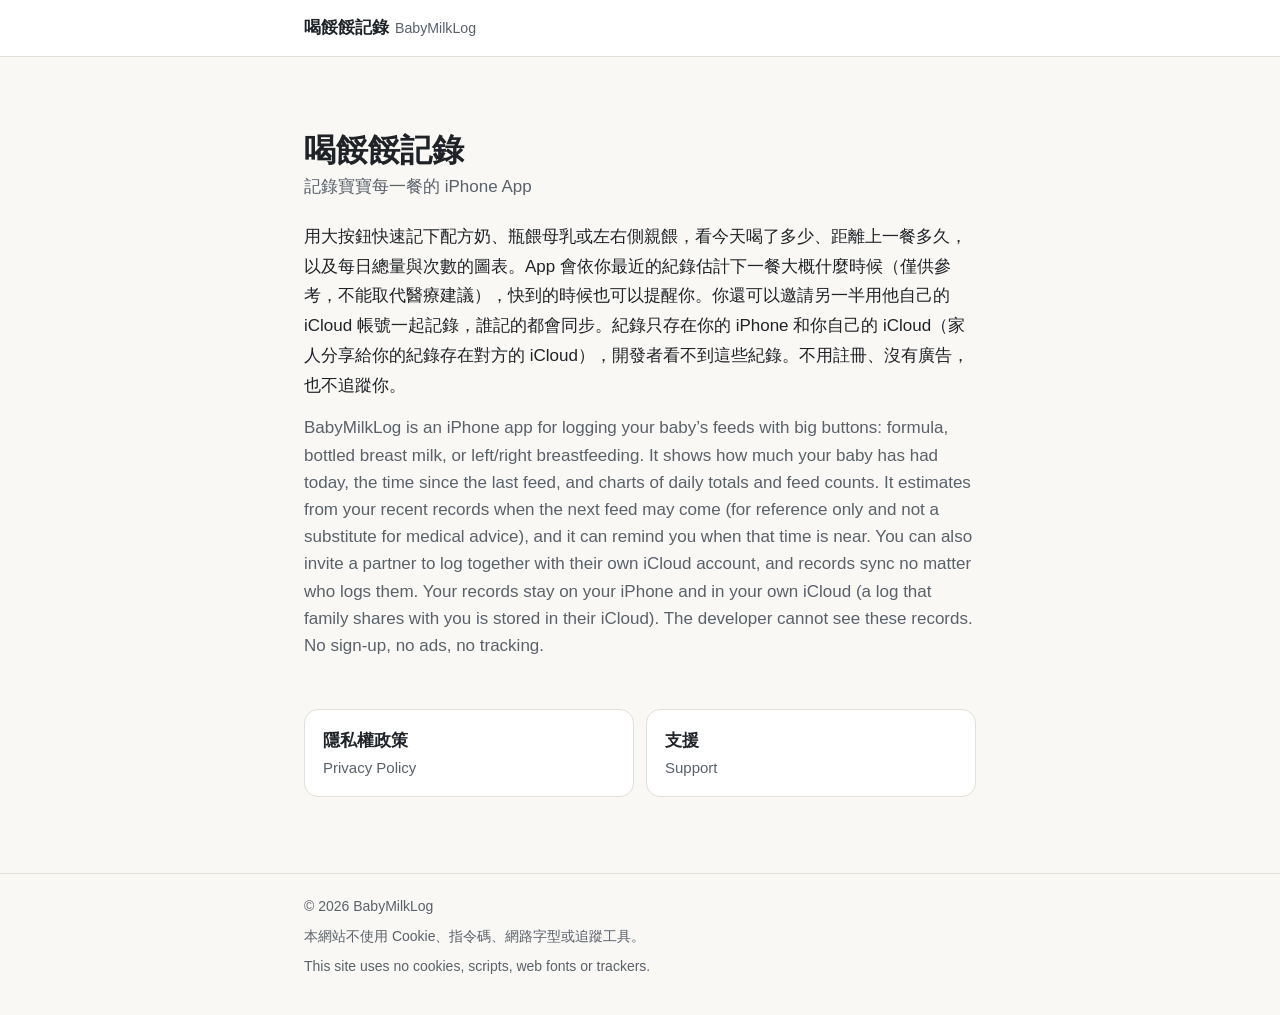
<file: index.html>
<!doctype html>
<html lang="zh-Hant">
<head>
  <meta charset="utf-8">
  <meta name="viewport" content="width=device-width, initial-scale=1">
  <meta http-equiv="Content-Security-Policy" content="default-src 'none'; style-src 'self'; img-src 'self' data:; base-uri 'none'; form-action 'none'">
  <meta name="referrer" content="no-referrer">
  <meta name="color-scheme" content="light dark">
  <meta name="description" content="喝餒餒記錄：記錄寶寶每一餐，和家人用各自的 Apple 帳號一起記錄的 iPhone App。">
  <title>喝餒餒記錄</title>
  <link rel="icon" href="data:,">
  <link rel="stylesheet" href="style.css">
</head>
<body>
  <header class="site-header">
    <div class="wrap">
      <a class="brand" href="./">喝餒餒記錄<small lang="en">BabyMilkLog</small></a>
    </div>
  </header>

  <main>
    <div class="wrap">
      <section class="hero" lang="zh-Hant">
        <h1>喝餒餒記錄</h1>
        <p class="subtitle">記錄寶寶每一餐的 iPhone App</p>
        <p>用大按鈕快速記下配方奶、瓶餵母乳或左右側親餵，看今天喝了多少、距離上一餐多久，以及每日總量與次數的圖表。App 會依你最近的紀錄估計下一餐大概什麼時候（僅供參考，不能取代醫療建議），快到的時候也可以提醒你。你還可以邀請另一半用他自己的 iCloud 帳號一起記錄，誰記的都會同步。紀錄只存在你的 iPhone 和你自己的 iCloud（家人分享給你的紀錄存在對方的 iCloud），開發者看不到這些紀錄。不用註冊、沒有廣告，也不追蹤你。</p>
        <p class="muted" lang="en">BabyMilkLog is an iPhone app for logging your baby’s feeds with big buttons: formula, bottled breast milk, or left/right breastfeeding. It shows how much your baby has had today, the time since the last feed, and charts of daily totals and feed counts. It estimates from your recent records when the next feed may come (for reference only and not a substitute for medical advice), and it can remind you when that time is near. You can also invite a partner to log together with their own iCloud account, and records sync no matter who logs them. Your records stay on your iPhone and in your own iCloud (a log that family shares with you is stored in their iCloud). The developer cannot see these records. No sign-up, no ads, no tracking.</p>
      </section>

      <ul class="links">
        <li><a href="privacy/">隱私權政策 <span lang="en">Privacy Policy</span></a></li>
        <li><a href="support/">支援 <span lang="en">Support</span></a></li>
      </ul>
    </div>
  </main>

  <footer class="site-footer">
    <div class="wrap">
      <p>© 2026 BabyMilkLog</p>
      <p>本網站不使用 Cookie、指令碼、網路字型或追蹤工具。</p>
      <p lang="en">This site uses no cookies, scripts, web fonts or trackers.</p>
    </div>
  </footer>
</body>
</html>
</file>
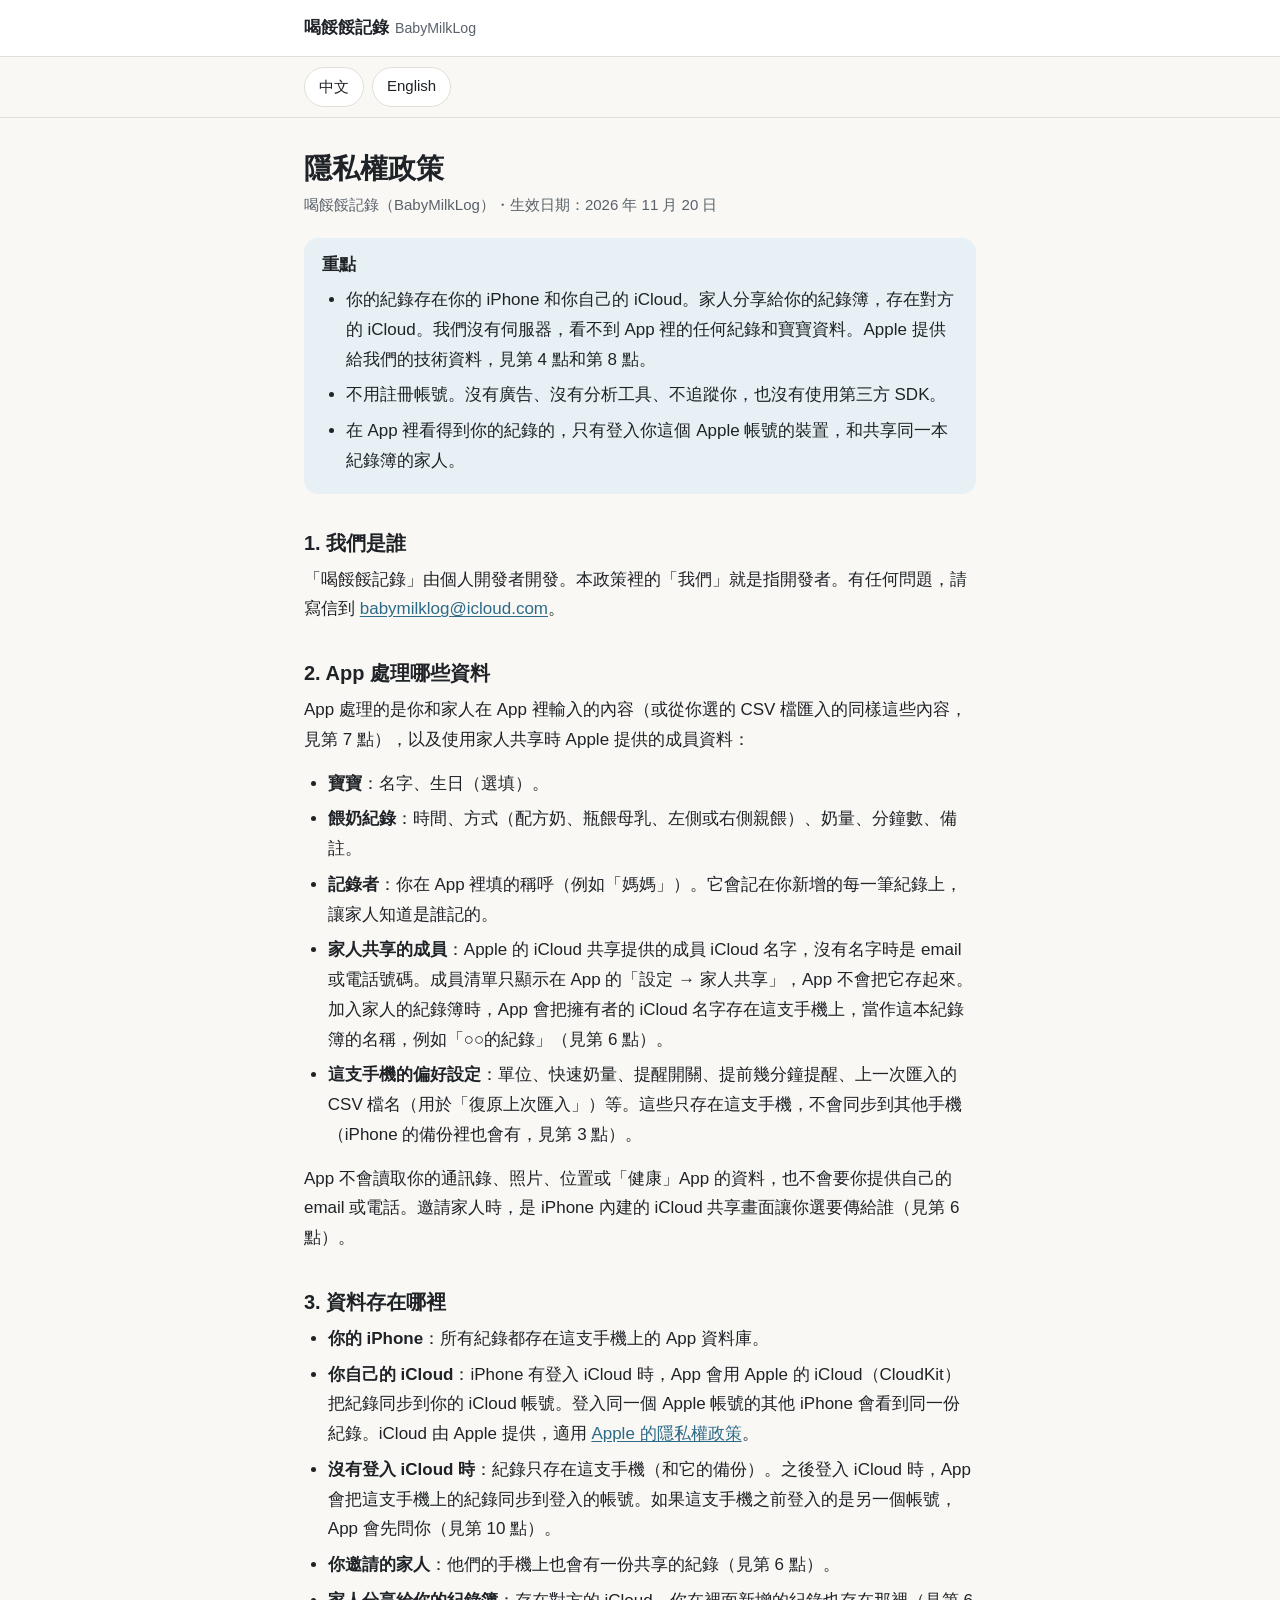
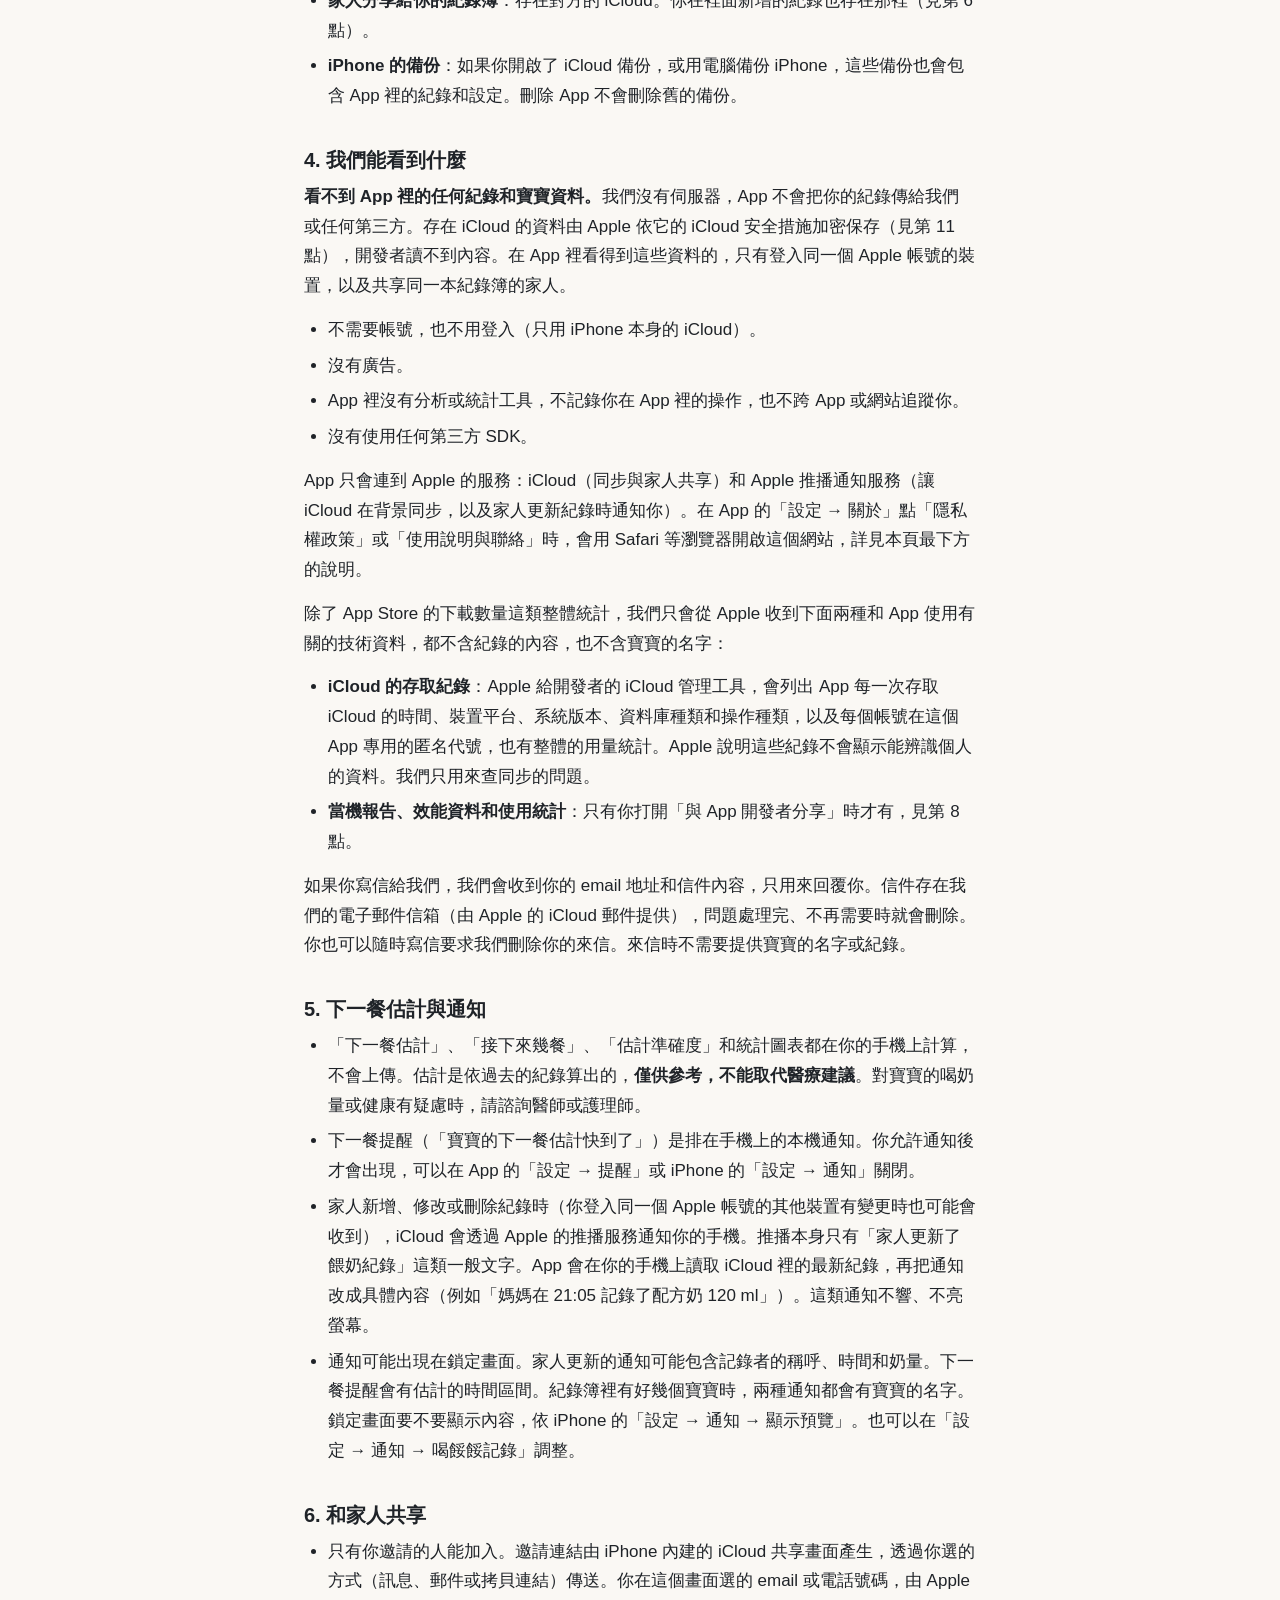
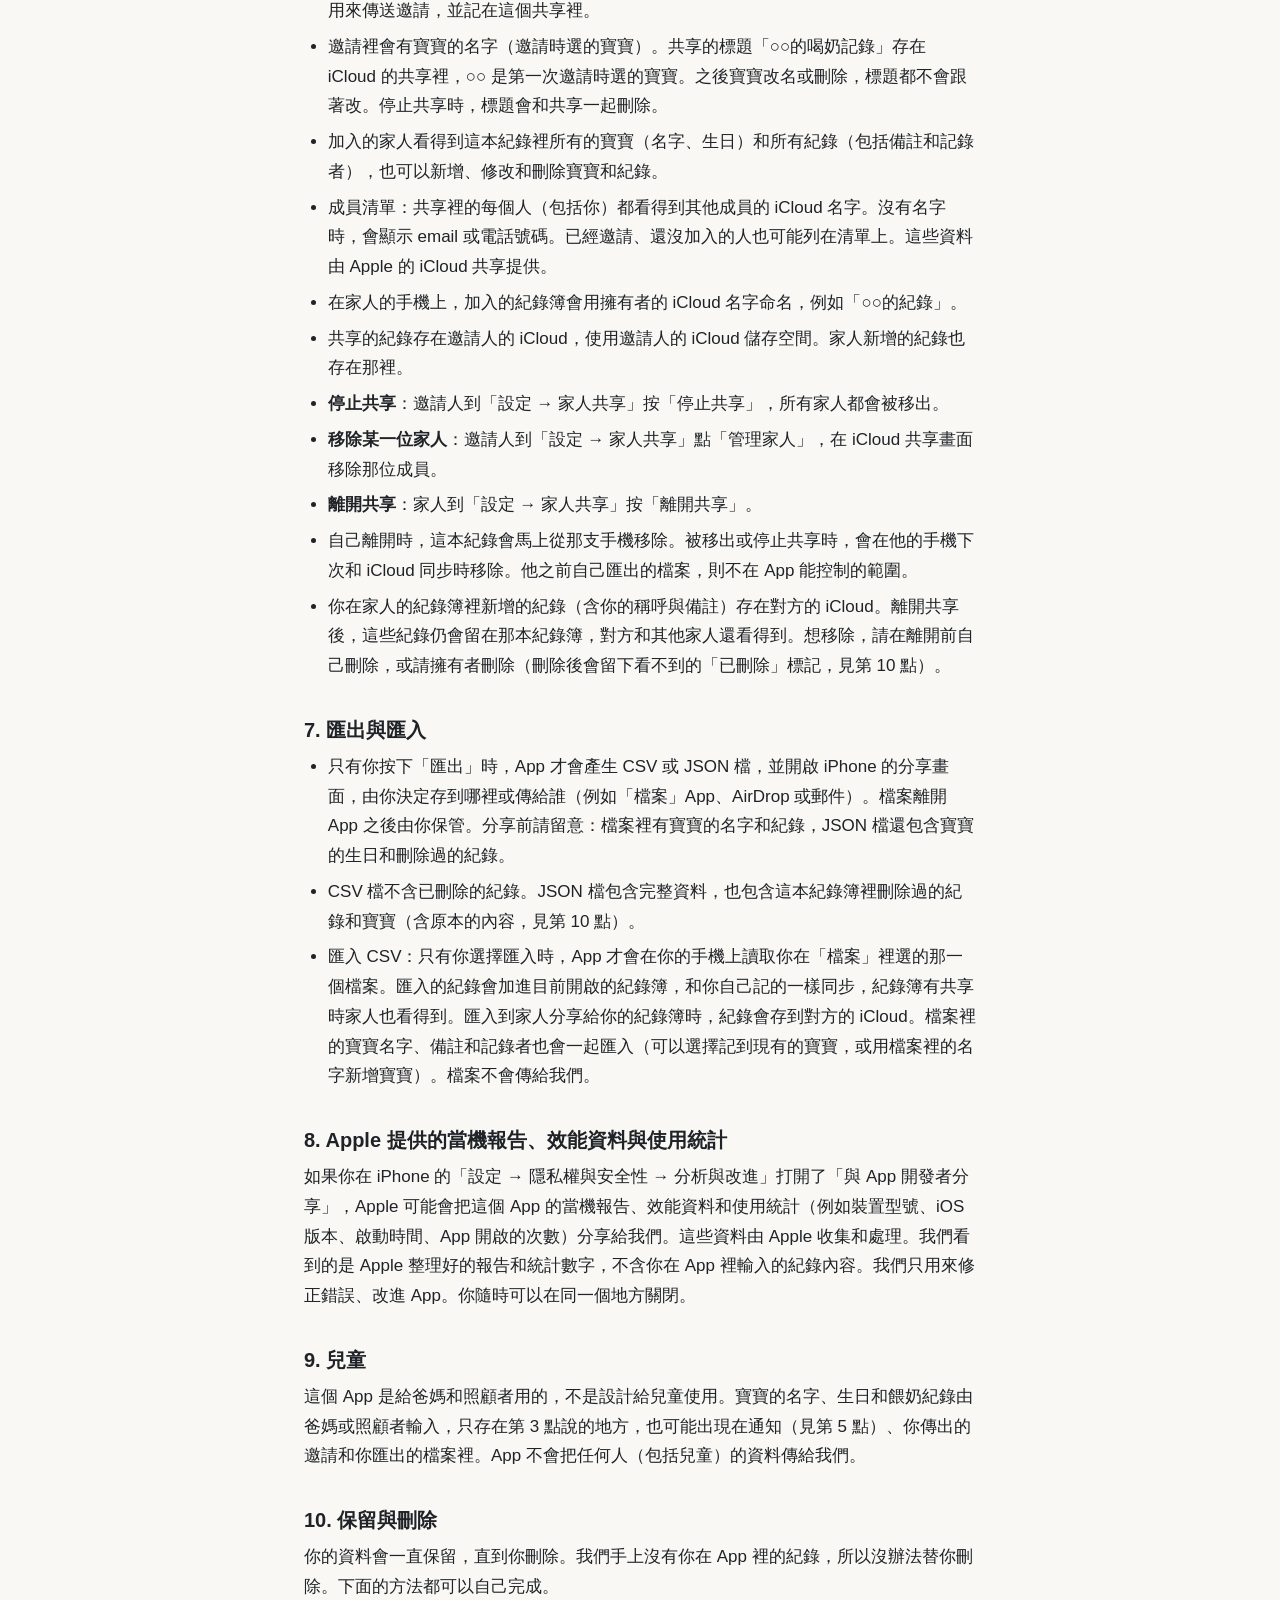
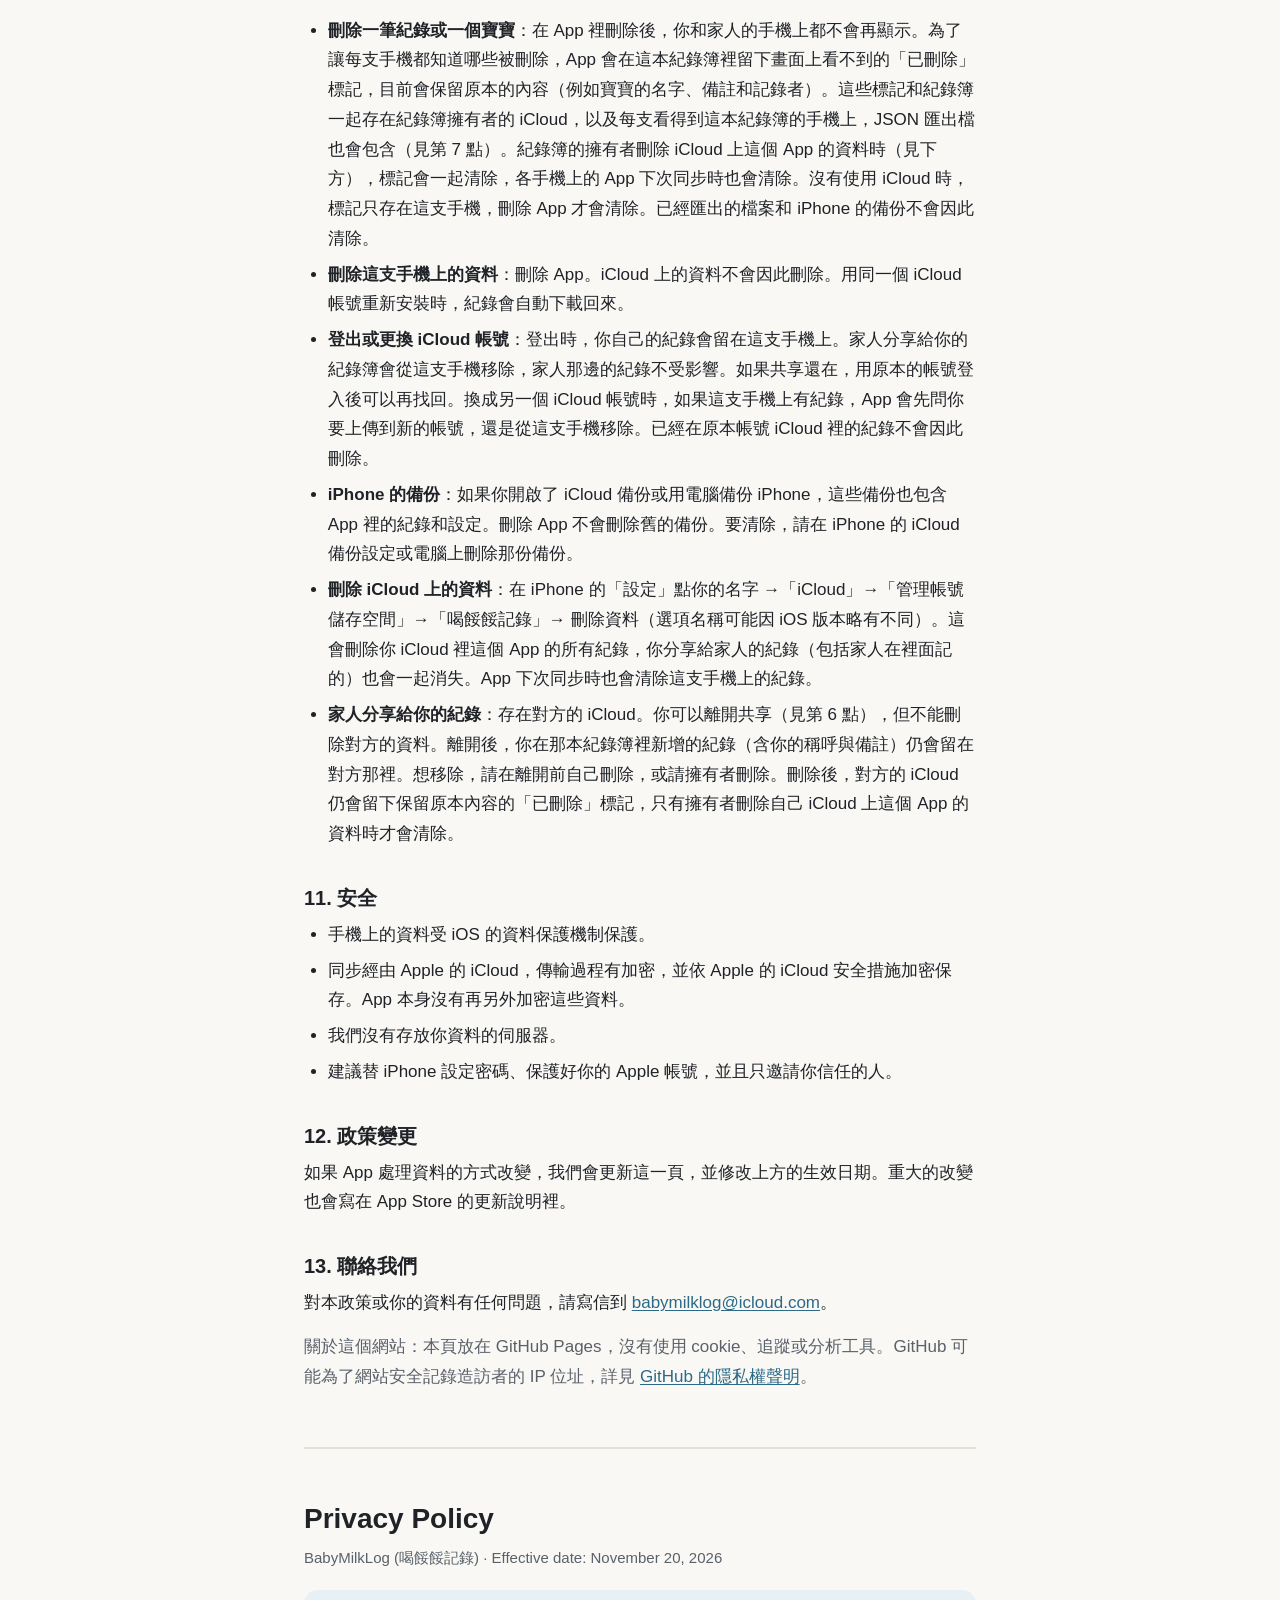
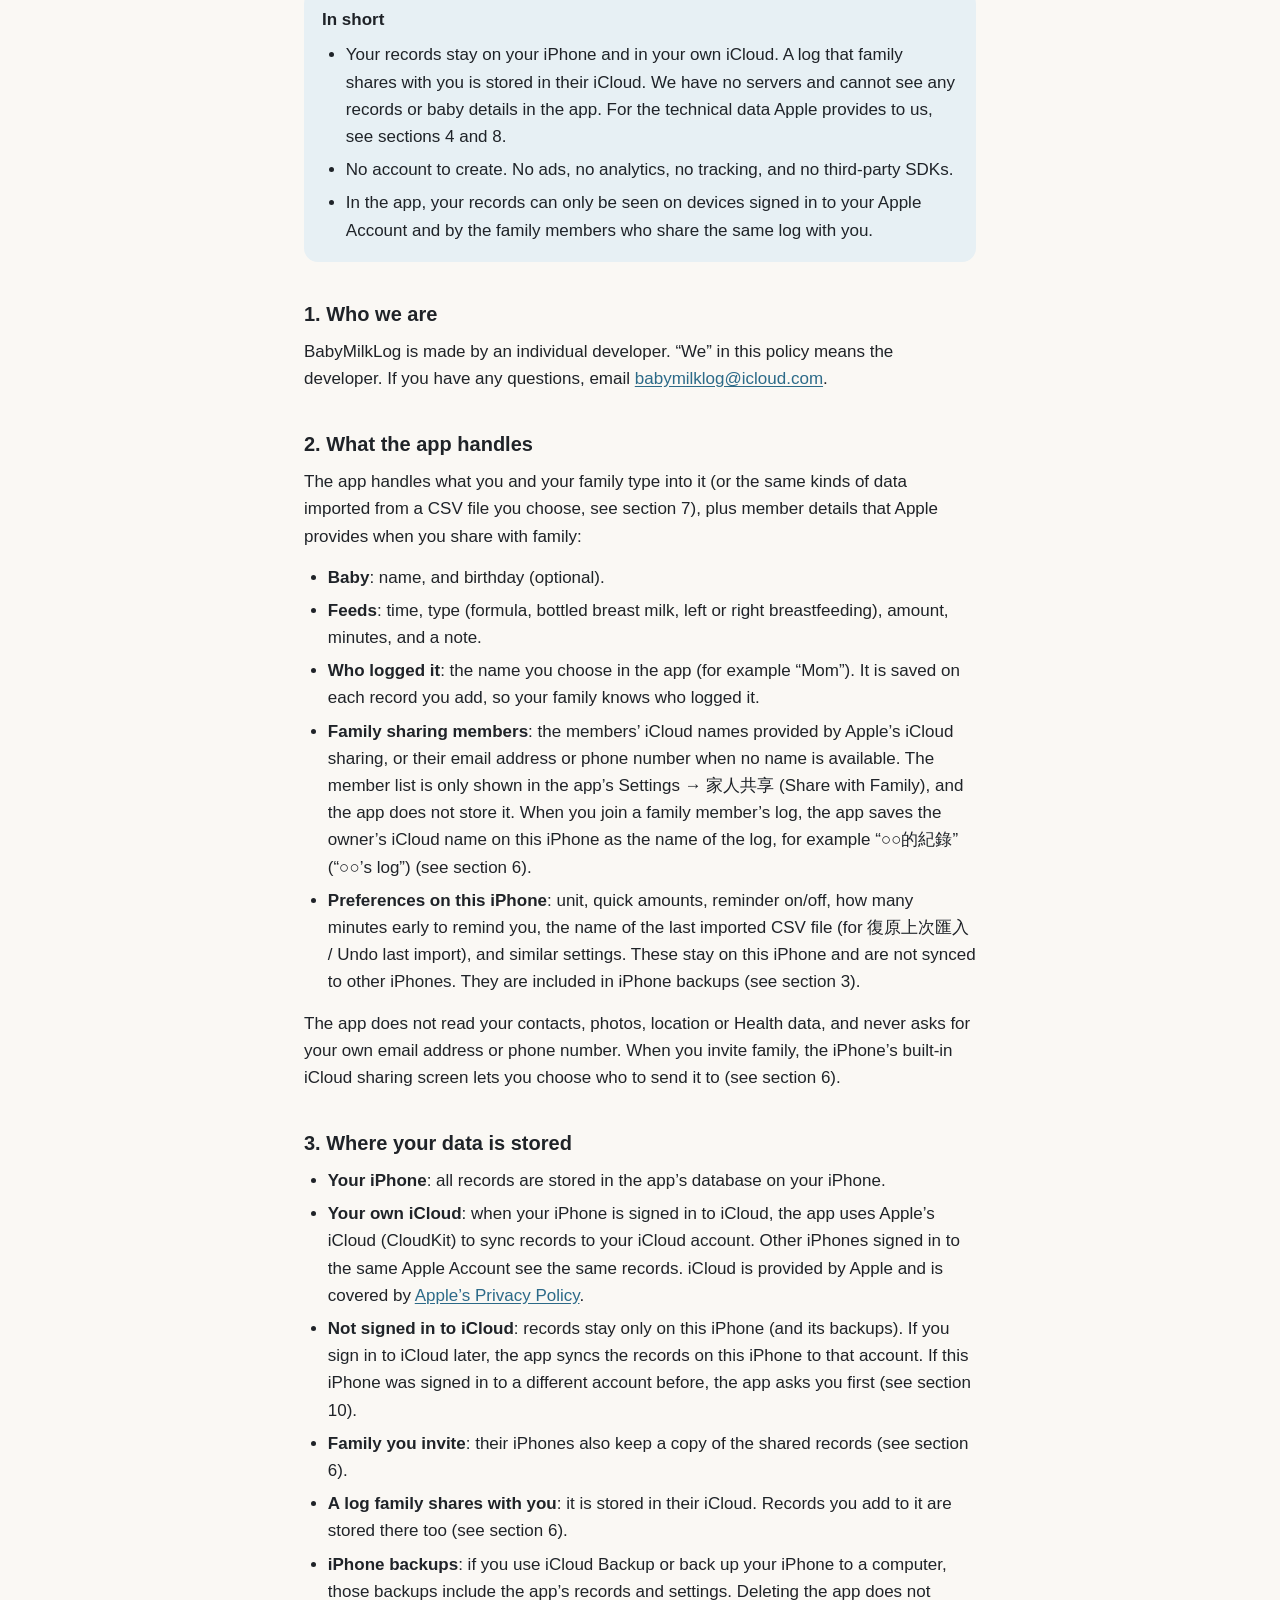
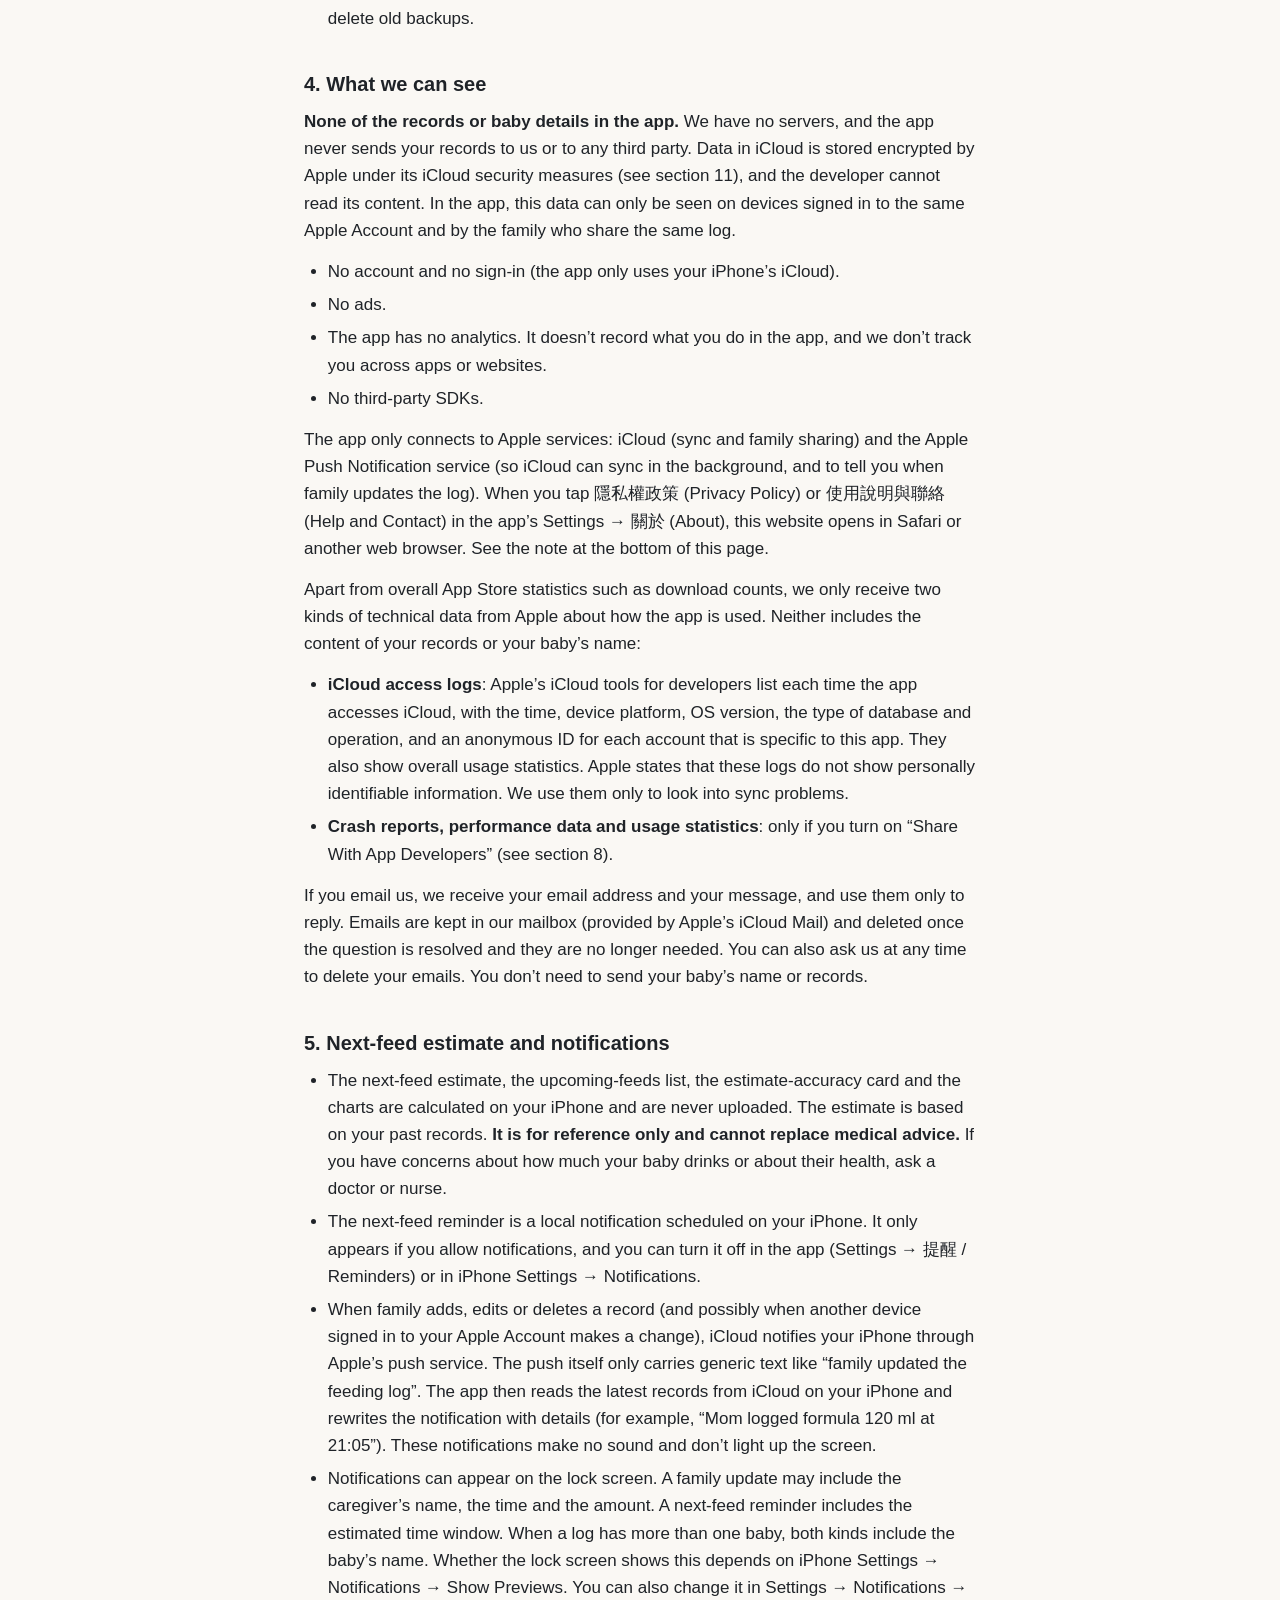
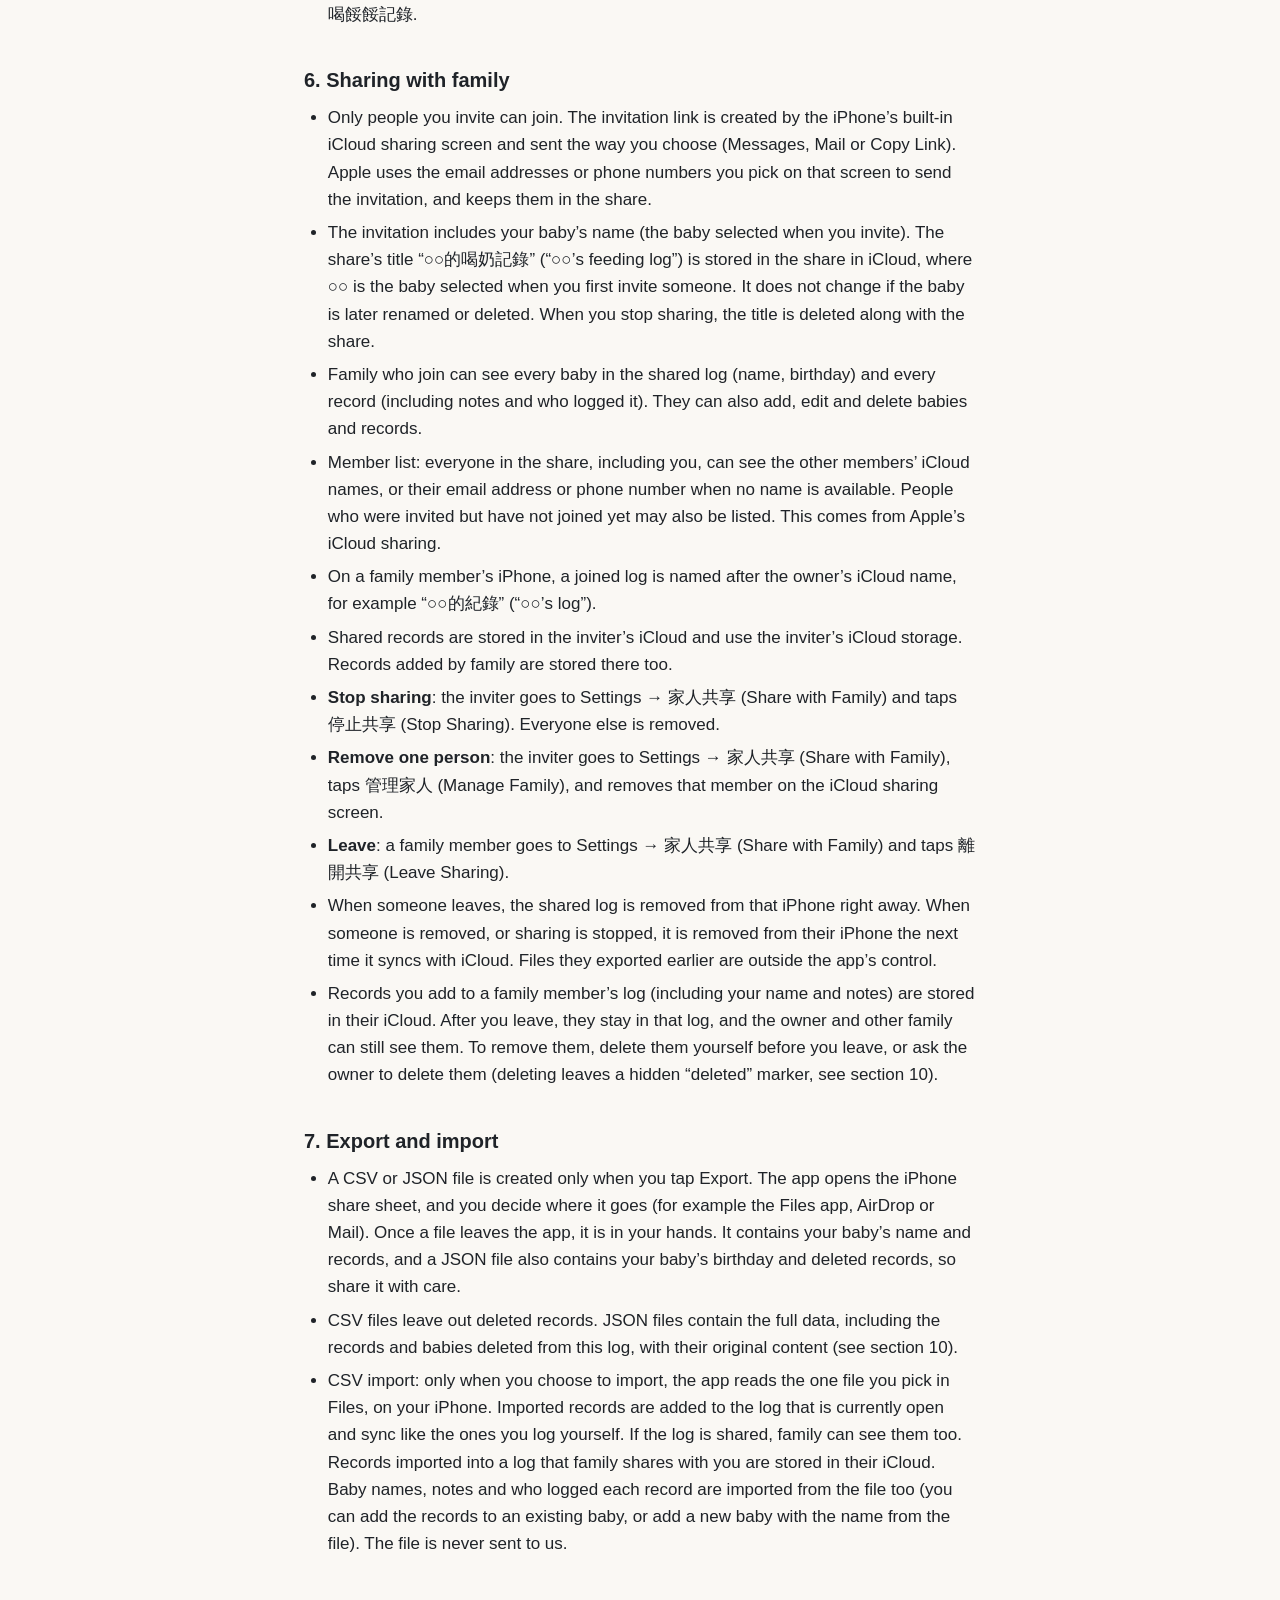
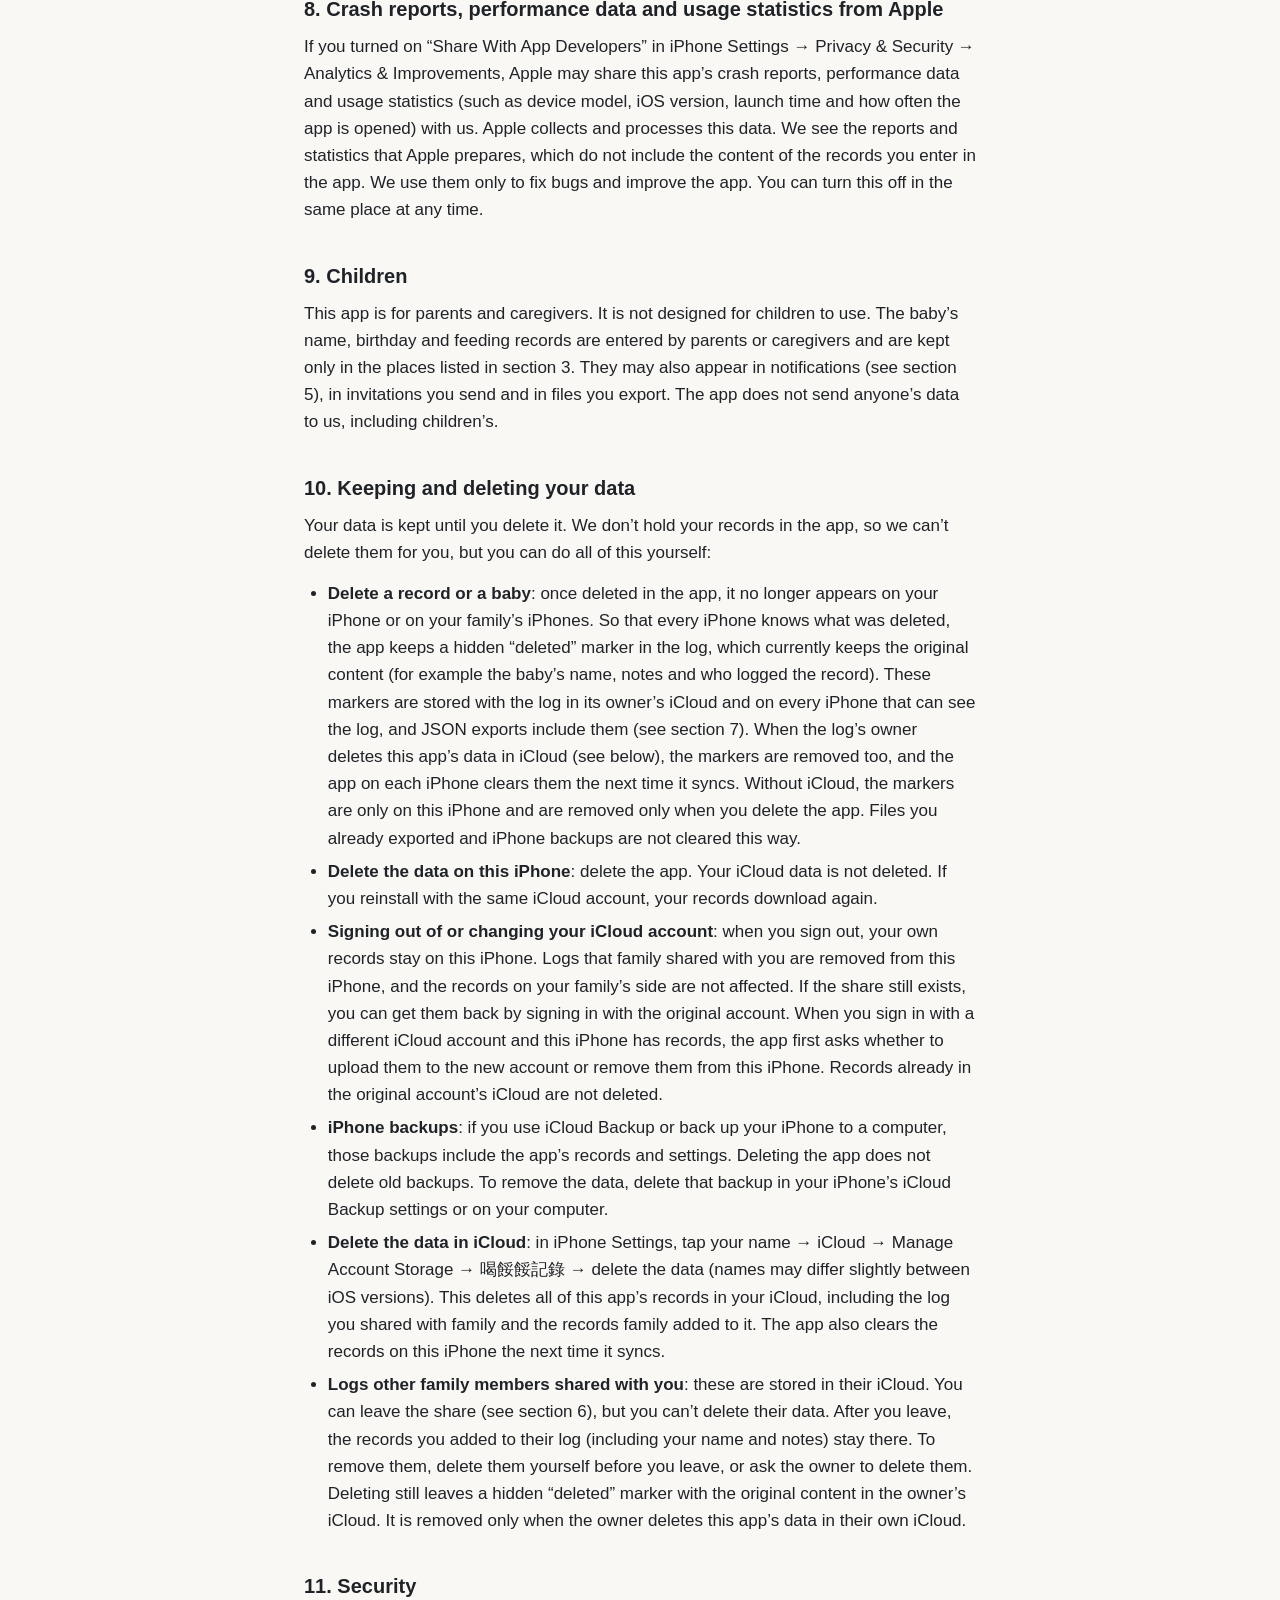
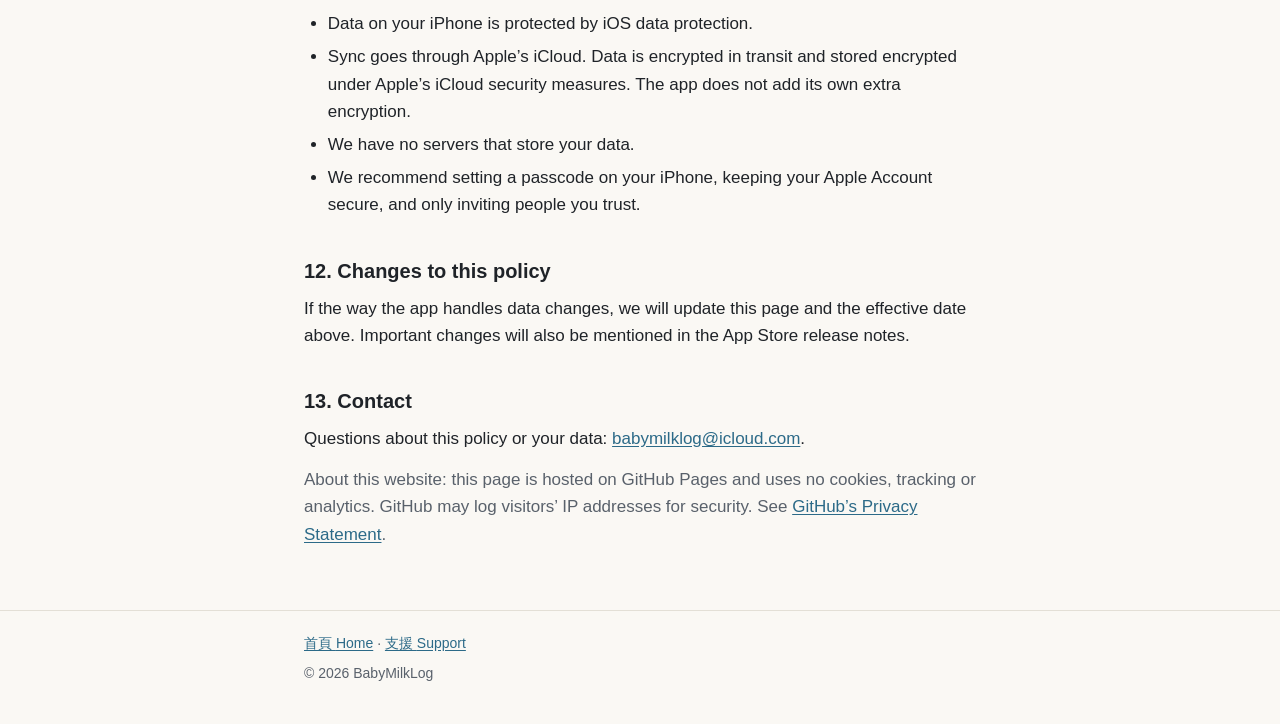
<file: privacy/index.html>
<!doctype html>
<html lang="zh-Hant">
<head>
  <meta charset="utf-8">
  <meta name="viewport" content="width=device-width, initial-scale=1">
  <meta http-equiv="Content-Security-Policy" content="default-src 'none'; style-src 'self'; img-src 'self' data:; base-uri 'none'; form-action 'none'">
  <meta name="referrer" content="no-referrer">
  <meta name="color-scheme" content="light dark">
  <meta name="description" content="喝餒餒記錄的隱私權政策 / BabyMilkLog Privacy Policy">
  <title>隱私權政策 Privacy Policy｜喝餒餒記錄 BabyMilkLog</title>
  <link rel="icon" href="data:,">
  <link rel="stylesheet" href="../style.css">
</head>
<body>
  <header class="site-header">
    <div class="wrap">
      <a class="brand" href="../">喝餒餒記錄<small lang="en">BabyMilkLog</small></a>
    </div>
  </header>

  <nav class="lang-switch" aria-label="語言 Language">
    <div class="wrap">
      <a href="#zh" lang="zh-Hant" hreflang="zh-Hant">中文</a>
      <a href="#en" lang="en" hreflang="en">English</a>
    </div>
  </nav>

  <main>
    <div class="wrap">

      <!-- ===================== 繁體中文 ===================== -->
      <section id="zh" lang="zh-Hant">
        <h1>隱私權政策</h1>
        <p class="meta">喝餒餒記錄（BabyMilkLog）・生效日期：2026 年 11 月 20 日</p>

        <div class="summary">
          <h2>重點</h2>
          <ul>
            <li>你的紀錄存在你的 iPhone 和你自己的 iCloud。家人分享給你的紀錄簿，存在對方的 iCloud。我們沒有伺服器，看不到 App 裡的任何紀錄和寶寶資料。Apple 提供給我們的技術資料，見第 4 點和第 8 點。</li>
            <li>不用註冊帳號。沒有廣告、沒有分析工具、不追蹤你，也沒有使用第三方 SDK。</li>
            <li>在 App 裡看得到你的紀錄的，只有登入你這個 Apple 帳號的裝置，和共享同一本紀錄簿的家人。</li>
          </ul>
        </div>

        <h2 id="zh-who">1. 我們是誰</h2>
        <p>「喝餒餒記錄」由個人開發者開發。本政策裡的「我們」就是指開發者。有任何問題，請寫信到 <a href="mailto:babymilklog@icloud.com">babymilklog@icloud.com</a>。</p>

        <h2 id="zh-data">2. App 處理哪些資料</h2>
        <p>App 處理的是你和家人在 App 裡輸入的內容（或從你選的 CSV 檔匯入的同樣這些內容，見第 7 點），以及使用家人共享時 Apple 提供的成員資料：</p>
        <ul>
          <li><strong>寶寶</strong>：名字、生日（選填）。</li>
          <li><strong>餵奶紀錄</strong>：時間、方式（配方奶、瓶餵母乳、左側或右側親餵）、奶量、分鐘數、備註。</li>
          <li><strong>記錄者</strong>：你在 App 裡填的稱呼（例如「媽媽」）。它會記在你新增的每一筆紀錄上，讓家人知道是誰記的。</li>
          <li><strong>家人共享的成員</strong>：Apple 的 iCloud 共享提供的成員 iCloud 名字，沒有名字時是 email 或電話號碼。成員清單只顯示在 App 的「設定 → 家人共享」，App 不會把它存起來。加入家人的紀錄簿時，App 會把擁有者的 iCloud 名字存在這支手機上，當作這本紀錄簿的名稱，例如「○○的紀錄」（見第 6 點）。</li>
          <li><strong>這支手機的偏好設定</strong>：單位、快速奶量、提醒開關、提前幾分鐘提醒、上一次匯入的 CSV 檔名（用於「復原上次匯入」）等。這些只存在這支手機，不會同步到其他手機（iPhone 的備份裡也會有，見第 3 點）。</li>
        </ul>
        <p>App 不會讀取你的通訊錄、照片、位置或「健康」App 的資料，也不會要你提供自己的 email 或電話。邀請家人時，是 iPhone 內建的 iCloud 共享畫面讓你選要傳給誰（見第 6 點）。</p>

        <h2 id="zh-where">3. 資料存在哪裡</h2>
        <ul>
          <li><strong>你的 iPhone</strong>：所有紀錄都存在這支手機上的 App 資料庫。</li>
          <li><strong>你自己的 iCloud</strong>：iPhone 有登入 iCloud 時，App 會用 Apple 的 iCloud（CloudKit）把紀錄同步到你的 iCloud 帳號。登入同一個 Apple 帳號的其他 iPhone 會看到同一份紀錄。iCloud 由 Apple 提供，適用 <a href="https://www.apple.com/legal/privacy/">Apple 的隱私權政策</a>。</li>
          <li><strong>沒有登入 iCloud 時</strong>：紀錄只存在這支手機（和它的備份）。之後登入 iCloud 時，App 會把這支手機上的紀錄同步到登入的帳號。如果這支手機之前登入的是另一個帳號，App 會先問你（見第 10 點）。</li>
          <li><strong>你邀請的家人</strong>：他們的手機上也會有一份共享的紀錄（見第 6 點）。</li>
          <li><strong>家人分享給你的紀錄簿</strong>：存在對方的 iCloud。你在裡面新增的紀錄也存在那裡（見第 6 點）。</li>
          <li><strong>iPhone 的備份</strong>：如果你開啟了 iCloud 備份，或用電腦備份 iPhone，這些備份也會包含 App 裡的紀錄和設定。刪除 App 不會刪除舊的備份。</li>
        </ul>

        <h2 id="zh-access">4. 我們能看到什麼</h2>
        <p><strong>看不到 App 裡的任何紀錄和寶寶資料。</strong>我們沒有伺服器，App 不會把你的紀錄傳給我們或任何第三方。存在 iCloud 的資料由 Apple 依它的 iCloud 安全措施加密保存（見第 11 點），開發者讀不到內容。在 App 裡看得到這些資料的，只有登入同一個 Apple 帳號的裝置，以及共享同一本紀錄簿的家人。</p>
        <ul>
          <li>不需要帳號，也不用登入（只用 iPhone 本身的 iCloud）。</li>
          <li>沒有廣告。</li>
          <li>App 裡沒有分析或統計工具，不記錄你在 App 裡的操作，也不跨 App 或網站追蹤你。</li>
          <li>沒有使用任何第三方 SDK。</li>
        </ul>
        <p>App 只會連到 Apple 的服務：iCloud（同步與家人共享）和 Apple 推播通知服務（讓 iCloud 在背景同步，以及家人更新紀錄時通知你）。在 App 的「設定 → 關於」點「隱私權政策」或「使用說明與聯絡」時，會用 Safari 等瀏覽器開啟這個網站，詳見本頁最下方的說明。</p>
        <p>除了 App Store 的下載數量這類整體統計，我們只會從 Apple 收到下面兩種和 App 使用有關的技術資料，都不含紀錄的內容，也不含寶寶的名字：</p>
        <ul>
          <li><strong>iCloud 的存取紀錄</strong>：Apple 給開發者的 iCloud 管理工具，會列出 App 每一次存取 iCloud 的時間、裝置平台、系統版本、資料庫種類和操作種類，以及每個帳號在這個 App 專用的匿名代號，也有整體的用量統計。Apple 說明這些紀錄不會顯示能辨識個人的資料。我們只用來查同步的問題。</li>
          <li><strong>當機報告、效能資料和使用統計</strong>：只有你打開「與 App 開發者分享」時才有，見第 8 點。</li>
        </ul>
        <p>如果你寫信給我們，我們會收到你的 email 地址和信件內容，只用來回覆你。信件存在我們的電子郵件信箱（由 Apple 的 iCloud 郵件提供），問題處理完、不再需要時就會刪除。你也可以隨時寫信要求我們刪除你的來信。來信時不需要提供寶寶的名字或紀錄。</p>

        <h2 id="zh-notify">5. 下一餐估計與通知</h2>
        <ul>
          <li>「下一餐估計」、「接下來幾餐」、「估計準確度」和統計圖表都在你的手機上計算，不會上傳。估計是依過去的紀錄算出的，<strong>僅供參考，不能取代醫療建議</strong>。對寶寶的喝奶量或健康有疑慮時，請諮詢醫師或護理師。</li>
          <li>下一餐提醒（「寶寶的下一餐估計快到了」）是排在手機上的本機通知。你允許通知後才會出現，可以在 App 的「設定 → 提醒」或 iPhone 的「設定 → 通知」關閉。</li>
          <li>家人新增、修改或刪除紀錄時（你登入同一個 Apple 帳號的其他裝置有變更時也可能會收到），iCloud 會透過 Apple 的推播服務通知你的手機。推播本身只有「家人更新了餵奶紀錄」這類一般文字。App 會在你的手機上讀取 iCloud 裡的最新紀錄，再把通知改成具體內容（例如「媽媽在 21:05 記錄了配方奶 120 ml」）。這類通知不響、不亮螢幕。</li>
          <li>通知可能出現在鎖定畫面。家人更新的通知可能包含記錄者的稱呼、時間和奶量。下一餐提醒會有估計的時間區間。紀錄簿裡有好幾個寶寶時，兩種通知都會有寶寶的名字。鎖定畫面要不要顯示內容，依 iPhone 的「設定 → 通知 → 顯示預覽」。也可以在「設定 → 通知 → 喝餒餒記錄」調整。</li>
        </ul>

        <h2 id="zh-family">6. 和家人共享</h2>
        <ul>
          <li>只有你邀請的人能加入。邀請連結由 iPhone 內建的 iCloud 共享畫面產生，透過你選的方式（訊息、郵件或拷貝連結）傳送。你在這個畫面選的 email 或電話號碼，由 Apple 用來傳送邀請，並記在這個共享裡。</li>
          <li>邀請裡會有寶寶的名字（邀請時選的寶寶）。共享的標題「○○的喝奶記錄」存在 iCloud 的共享裡，○○ 是第一次邀請時選的寶寶。之後寶寶改名或刪除，標題都不會跟著改。停止共享時，標題會和共享一起刪除。</li>
          <li>加入的家人看得到這本紀錄裡所有的寶寶（名字、生日）和所有紀錄（包括備註和記錄者），也可以新增、修改和刪除寶寶和紀錄。</li>
          <li>成員清單：共享裡的每個人（包括你）都看得到其他成員的 iCloud 名字。沒有名字時，會顯示 email 或電話號碼。已經邀請、還沒加入的人也可能列在清單上。這些資料由 Apple 的 iCloud 共享提供。</li>
          <li>在家人的手機上，加入的紀錄簿會用擁有者的 iCloud 名字命名，例如「○○的紀錄」。</li>
          <li>共享的紀錄存在邀請人的 iCloud，使用邀請人的 iCloud 儲存空間。家人新增的紀錄也存在那裡。</li>
          <li><strong>停止共享</strong>：邀請人到「設定 → 家人共享」按「停止共享」，所有家人都會被移出。</li>
          <li><strong>移除某一位家人</strong>：邀請人到「設定 → 家人共享」點「管理家人」，在 iCloud 共享畫面移除那位成員。</li>
          <li><strong>離開共享</strong>：家人到「設定 → 家人共享」按「離開共享」。</li>
          <li>自己離開時，這本紀錄會馬上從那支手機移除。被移出或停止共享時，會在他的手機下次和 iCloud 同步時移除。他之前自己匯出的檔案，則不在 App 能控制的範圍。</li>
          <li>你在家人的紀錄簿裡新增的紀錄（含你的稱呼與備註）存在對方的 iCloud。離開共享後，這些紀錄仍會留在那本紀錄簿，對方和其他家人還看得到。想移除，請在離開前自己刪除，或請擁有者刪除（刪除後會留下看不到的「已刪除」標記，見第 10 點）。</li>
        </ul>

        <h2 id="zh-export">7. 匯出與匯入</h2>
        <ul>
          <li>只有你按下「匯出」時，App 才會產生 CSV 或 JSON 檔，並開啟 iPhone 的分享畫面，由你決定存到哪裡或傳給誰（例如「檔案」App、AirDrop 或郵件）。檔案離開 App 之後由你保管。分享前請留意：檔案裡有寶寶的名字和紀錄，JSON 檔還包含寶寶的生日和刪除過的紀錄。</li>
          <li>CSV 檔不含已刪除的紀錄。JSON 檔包含完整資料，也包含這本紀錄簿裡刪除過的紀錄和寶寶（含原本的內容，見第 10 點）。</li>
          <li>匯入 CSV：只有你選擇匯入時，App 才會在你的手機上讀取你在「檔案」裡選的那一個檔案。匯入的紀錄會加進目前開啟的紀錄簿，和你自己記的一樣同步，紀錄簿有共享時家人也看得到。匯入到家人分享給你的紀錄簿時，紀錄會存到對方的 iCloud。檔案裡的寶寶名字、備註和記錄者也會一起匯入（可以選擇記到現有的寶寶，或用檔案裡的名字新增寶寶）。檔案不會傳給我們。</li>
        </ul>

        <h2 id="zh-crash">8. Apple 提供的當機報告、效能資料與使用統計</h2>
        <p>如果你在 iPhone 的「設定 → 隱私權與安全性 → 分析與改進」打開了「與 App 開發者分享」，Apple 可能會把這個 App 的當機報告、效能資料和使用統計（例如裝置型號、iOS 版本、啟動時間、App 開啟的次數）分享給我們。這些資料由 Apple 收集和處理。我們看到的是 Apple 整理好的報告和統計數字，不含你在 App 裡輸入的紀錄內容。我們只用來修正錯誤、改進 App。你隨時可以在同一個地方關閉。</p>

        <h2 id="zh-children">9. 兒童</h2>
        <p>這個 App 是給爸媽和照顧者用的，不是設計給兒童使用。寶寶的名字、生日和餵奶紀錄由爸媽或照顧者輸入，只存在第 3 點說的地方，也可能出現在通知（見第 5 點）、你傳出的邀請和你匯出的檔案裡。App 不會把任何人（包括兒童）的資料傳給我們。</p>

        <h2 id="zh-delete">10. 保留與刪除</h2>
        <p>你的資料會一直保留，直到你刪除。我們手上沒有你在 App 裡的紀錄，所以沒辦法替你刪除。下面的方法都可以自己完成。</p>
        <ul>
          <li><strong>刪除一筆紀錄或一個寶寶</strong>：在 App 裡刪除後，你和家人的手機上都不會再顯示。為了讓每支手機都知道哪些被刪除，App 會在這本紀錄簿裡留下畫面上看不到的「已刪除」標記，目前會保留原本的內容（例如寶寶的名字、備註和記錄者）。這些標記和紀錄簿一起存在紀錄簿擁有者的 iCloud，以及每支看得到這本紀錄簿的手機上，JSON 匯出檔也會包含（見第 7 點）。紀錄簿的擁有者刪除 iCloud 上這個 App 的資料時（見下方），標記會一起清除，各手機上的 App 下次同步時也會清除。沒有使用 iCloud 時，標記只存在這支手機，刪除 App 才會清除。已經匯出的檔案和 iPhone 的備份不會因此清除。</li>
          <li><strong>刪除這支手機上的資料</strong>：刪除 App。iCloud 上的資料不會因此刪除。用同一個 iCloud 帳號重新安裝時，紀錄會自動下載回來。</li>
          <li><strong>登出或更換 iCloud 帳號</strong>：登出時，你自己的紀錄會留在這支手機上。家人分享給你的紀錄簿會從這支手機移除，家人那邊的紀錄不受影響。如果共享還在，用原本的帳號登入後可以再找回。換成另一個 iCloud 帳號時，如果這支手機上有紀錄，App 會先問你要上傳到新的帳號，還是從這支手機移除。已經在原本帳號 iCloud 裡的紀錄不會因此刪除。</li>
          <li><strong>iPhone 的備份</strong>：如果你開啟了 iCloud 備份或用電腦備份 iPhone，這些備份也包含 App 裡的紀錄和設定。刪除 App 不會刪除舊的備份。要清除，請在 iPhone 的 iCloud 備份設定或電腦上刪除那份備份。</li>
          <li><strong>刪除 iCloud 上的資料</strong>：在 iPhone 的「設定」點你的名字 →「iCloud」→「管理帳號儲存空間」→「喝餒餒記錄」→ 刪除資料（選項名稱可能因 iOS 版本略有不同）。這會刪除你 iCloud 裡這個 App 的所有紀錄，你分享給家人的紀錄（包括家人在裡面記的）也會一起消失。App 下次同步時也會清除這支手機上的紀錄。</li>
          <li><strong>家人分享給你的紀錄</strong>：存在對方的 iCloud。你可以離開共享（見第 6 點），但不能刪除對方的資料。離開後，你在那本紀錄簿裡新增的紀錄（含你的稱呼與備註）仍會留在對方那裡。想移除，請在離開前自己刪除，或請擁有者刪除。刪除後，對方的 iCloud 仍會留下保留原本內容的「已刪除」標記，只有擁有者刪除自己 iCloud 上這個 App 的資料時才會清除。</li>
        </ul>

        <h2 id="zh-security">11. 安全</h2>
        <ul>
          <li>手機上的資料受 iOS 的資料保護機制保護。</li>
          <li>同步經由 Apple 的 iCloud，傳輸過程有加密，並依 Apple 的 iCloud 安全措施加密保存。App 本身沒有再另外加密這些資料。</li>
          <li>我們沒有存放你資料的伺服器。</li>
          <li>建議替 iPhone 設定密碼、保護好你的 Apple 帳號，並且只邀請你信任的人。</li>
        </ul>

        <h2 id="zh-changes">12. 政策變更</h2>
        <p>如果 App 處理資料的方式改變，我們會更新這一頁，並修改上方的生效日期。重大的改變也會寫在 App Store 的更新說明裡。</p>

        <h2 id="zh-contact">13. 聯絡我們</h2>
        <p>對本政策或你的資料有任何問題，請寫信到 <a href="mailto:babymilklog@icloud.com">babymilklog@icloud.com</a>。</p>

        <p class="muted">關於這個網站：本頁放在 GitHub Pages，沒有使用 cookie、追蹤或分析工具。GitHub 可能為了網站安全記錄造訪者的 IP 位址，詳見 <a href="https://docs.github.com/en/site-policy/privacy-policies/github-general-privacy-statement">GitHub 的隱私權聲明</a>。</p>
      </section>

      <!-- ===================== English ===================== -->
      <section id="en" lang="en">
        <h1>Privacy Policy</h1>
        <p class="meta">BabyMilkLog (喝餒餒記錄) · Effective date: November 20, 2026</p>

        <div class="summary">
          <h2>In short</h2>
          <ul>
            <li>Your records stay on your iPhone and in your own iCloud. A log that family shares with you is stored in their iCloud. We have no servers and cannot see any records or baby details in the app. For the technical data Apple provides to us, see sections 4 and 8.</li>
            <li>No account to create. No ads, no analytics, no tracking, and no third-party SDKs.</li>
            <li>In the app, your records can only be seen on devices signed in to your Apple Account and by the family members who share the same log with you.</li>
          </ul>
        </div>

        <h2 id="en-who">1. Who we are</h2>
        <p>BabyMilkLog is made by an individual developer. “We” in this policy means the developer. If you have any questions, email <a href="mailto:babymilklog@icloud.com">babymilklog@icloud.com</a>.</p>

        <h2 id="en-data">2. What the app handles</h2>
        <p>The app handles what you and your family type into it (or the same kinds of data imported from a CSV file you choose, see section 7), plus member details that Apple provides when you share with family:</p>
        <ul>
          <li><strong>Baby</strong>: name, and birthday (optional).</li>
          <li><strong>Feeds</strong>: time, type (formula, bottled breast milk, left or right breastfeeding), amount, minutes, and a note.</li>
          <li><strong>Who logged it</strong>: the name you choose in the app (for example “Mom”). It is saved on each record you add, so your family knows who logged it.</li>
          <li><strong>Family sharing members</strong>: the members’ iCloud names provided by Apple’s iCloud sharing, or their email address or phone number when no name is available. The member list is only shown in the app’s Settings → 家人共享 (Share with Family), and the app does not store it. When you join a family member’s log, the app saves the owner’s iCloud name on this iPhone as the name of the log, for example “○○的紀錄” (“○○’s log”) (see section 6).</li>
          <li><strong>Preferences on this iPhone</strong>: unit, quick amounts, reminder on/off, how many minutes early to remind you, the name of the last imported CSV file (for 復原上次匯入 / Undo last import), and similar settings. These stay on this iPhone and are not synced to other iPhones. They are included in iPhone backups (see section 3).</li>
        </ul>
        <p>The app does not read your contacts, photos, location or Health data, and never asks for your own email address or phone number. When you invite family, the iPhone’s built-in iCloud sharing screen lets you choose who to send it to (see section 6).</p>

        <h2 id="en-where">3. Where your data is stored</h2>
        <ul>
          <li><strong>Your iPhone</strong>: all records are stored in the app’s database on your iPhone.</li>
          <li><strong>Your own iCloud</strong>: when your iPhone is signed in to iCloud, the app uses Apple’s iCloud (CloudKit) to sync records to your iCloud account. Other iPhones signed in to the same Apple Account see the same records. iCloud is provided by Apple and is covered by <a href="https://www.apple.com/legal/privacy/">Apple’s Privacy Policy</a>.</li>
          <li><strong>Not signed in to iCloud</strong>: records stay only on this iPhone (and its backups). If you sign in to iCloud later, the app syncs the records on this iPhone to that account. If this iPhone was signed in to a different account before, the app asks you first (see section 10).</li>
          <li><strong>Family you invite</strong>: their iPhones also keep a copy of the shared records (see section 6).</li>
          <li><strong>A log family shares with you</strong>: it is stored in their iCloud. Records you add to it are stored there too (see section 6).</li>
          <li><strong>iPhone backups</strong>: if you use iCloud Backup or back up your iPhone to a computer, those backups include the app’s records and settings. Deleting the app does not delete old backups.</li>
        </ul>

        <h2 id="en-access">4. What we can see</h2>
        <p><strong>None of the records or baby details in the app.</strong> We have no servers, and the app never sends your records to us or to any third party. Data in iCloud is stored encrypted by Apple under its iCloud security measures (see section 11), and the developer cannot read its content. In the app, this data can only be seen on devices signed in to the same Apple Account and by the family who share the same log.</p>
        <ul>
          <li>No account and no sign-in (the app only uses your iPhone’s iCloud).</li>
          <li>No ads.</li>
          <li>The app has no analytics. It doesn’t record what you do in the app, and we don’t track you across apps or websites.</li>
          <li>No third-party SDKs.</li>
        </ul>
        <p>The app only connects to Apple services: iCloud (sync and family sharing) and the Apple Push Notification service (so iCloud can sync in the background, and to tell you when family updates the log). When you tap 隱私權政策 (Privacy Policy) or 使用說明與聯絡 (Help and Contact) in the app’s Settings → 關於 (About), this website opens in Safari or another web browser. See the note at the bottom of this page.</p>
        <p>Apart from overall App Store statistics such as download counts, we only receive two kinds of technical data from Apple about how the app is used. Neither includes the content of your records or your baby’s name:</p>
        <ul>
          <li><strong>iCloud access logs</strong>: Apple’s iCloud tools for developers list each time the app accesses iCloud, with the time, device platform, OS version, the type of database and operation, and an anonymous ID for each account that is specific to this app. They also show overall usage statistics. Apple states that these logs do not show personally identifiable information. We use them only to look into sync problems.</li>
          <li><strong>Crash reports, performance data and usage statistics</strong>: only if you turn on “Share With App Developers” (see section 8).</li>
        </ul>
        <p>If you email us, we receive your email address and your message, and use them only to reply. Emails are kept in our mailbox (provided by Apple’s iCloud Mail) and deleted once the question is resolved and they are no longer needed. You can also ask us at any time to delete your emails. You don’t need to send your baby’s name or records.</p>

        <h2 id="en-notify">5. Next-feed estimate and notifications</h2>
        <ul>
          <li>The next-feed estimate, the upcoming-feeds list, the estimate-accuracy card and the charts are calculated on your iPhone and are never uploaded. The estimate is based on your past records. <strong>It is for reference only and cannot replace medical advice.</strong> If you have concerns about how much your baby drinks or about their health, ask a doctor or nurse.</li>
          <li>The next-feed reminder is a local notification scheduled on your iPhone. It only appears if you allow notifications, and you can turn it off in the app (Settings → 提醒 / Reminders) or in iPhone Settings → Notifications.</li>
          <li>When family adds, edits or deletes a record (and possibly when another device signed in to your Apple Account makes a change), iCloud notifies your iPhone through Apple’s push service. The push itself only carries generic text like “family updated the feeding log”. The app then reads the latest records from iCloud on your iPhone and rewrites the notification with details (for example, “Mom logged formula 120 ml at 21:05”). These notifications make no sound and don’t light up the screen.</li>
          <li>Notifications can appear on the lock screen. A family update may include the caregiver’s name, the time and the amount. A next-feed reminder includes the estimated time window. When a log has more than one baby, both kinds include the baby’s name. Whether the lock screen shows this depends on iPhone Settings → Notifications → Show Previews. You can also change it in Settings → Notifications → 喝餒餒記錄.</li>
        </ul>

        <h2 id="en-family">6. Sharing with family</h2>
        <ul>
          <li>Only people you invite can join. The invitation link is created by the iPhone’s built-in iCloud sharing screen and sent the way you choose (Messages, Mail or Copy Link). Apple uses the email addresses or phone numbers you pick on that screen to send the invitation, and keeps them in the share.</li>
          <li>The invitation includes your baby’s name (the baby selected when you invite). The share’s title “○○的喝奶記錄” (“○○’s feeding log”) is stored in the share in iCloud, where ○○ is the baby selected when you first invite someone. It does not change if the baby is later renamed or deleted. When you stop sharing, the title is deleted along with the share.</li>
          <li>Family who join can see every baby in the shared log (name, birthday) and every record (including notes and who logged it). They can also add, edit and delete babies and records.</li>
          <li>Member list: everyone in the share, including you, can see the other members’ iCloud names, or their email address or phone number when no name is available. People who were invited but have not joined yet may also be listed. This comes from Apple’s iCloud sharing.</li>
          <li>On a family member’s iPhone, a joined log is named after the owner’s iCloud name, for example “○○的紀錄” (“○○’s log”).</li>
          <li>Shared records are stored in the inviter’s iCloud and use the inviter’s iCloud storage. Records added by family are stored there too.</li>
          <li><strong>Stop sharing</strong>: the inviter goes to Settings → 家人共享 (Share with Family) and taps 停止共享 (Stop Sharing). Everyone else is removed.</li>
          <li><strong>Remove one person</strong>: the inviter goes to Settings → 家人共享 (Share with Family), taps 管理家人 (Manage Family), and removes that member on the iCloud sharing screen.</li>
          <li><strong>Leave</strong>: a family member goes to Settings → 家人共享 (Share with Family) and taps 離開共享 (Leave Sharing).</li>
          <li>When someone leaves, the shared log is removed from that iPhone right away. When someone is removed, or sharing is stopped, it is removed from their iPhone the next time it syncs with iCloud. Files they exported earlier are outside the app’s control.</li>
          <li>Records you add to a family member’s log (including your name and notes) are stored in their iCloud. After you leave, they stay in that log, and the owner and other family can still see them. To remove them, delete them yourself before you leave, or ask the owner to delete them (deleting leaves a hidden “deleted” marker, see section 10).</li>
        </ul>

        <h2 id="en-export">7. Export and import</h2>
        <ul>
          <li>A CSV or JSON file is created only when you tap Export. The app opens the iPhone share sheet, and you decide where it goes (for example the Files app, AirDrop or Mail). Once a file leaves the app, it is in your hands. It contains your baby’s name and records, and a JSON file also contains your baby’s birthday and deleted records, so share it with care.</li>
          <li>CSV files leave out deleted records. JSON files contain the full data, including the records and babies deleted from this log, with their original content (see section 10).</li>
          <li>CSV import: only when you choose to import, the app reads the one file you pick in Files, on your iPhone. Imported records are added to the log that is currently open and sync like the ones you log yourself. If the log is shared, family can see them too. Records imported into a log that family shares with you are stored in their iCloud. Baby names, notes and who logged each record are imported from the file too (you can add the records to an existing baby, or add a new baby with the name from the file). The file is never sent to us.</li>
        </ul>

        <h2 id="en-crash">8. Crash reports, performance data and usage statistics from Apple</h2>
        <p>If you turned on “Share With App Developers” in iPhone Settings → Privacy &amp; Security → Analytics &amp; Improvements, Apple may share this app’s crash reports, performance data and usage statistics (such as device model, iOS version, launch time and how often the app is opened) with us. Apple collects and processes this data. We see the reports and statistics that Apple prepares, which do not include the content of the records you enter in the app. We use them only to fix bugs and improve the app. You can turn this off in the same place at any time.</p>

        <h2 id="en-children">9. Children</h2>
        <p>This app is for parents and caregivers. It is not designed for children to use. The baby’s name, birthday and feeding records are entered by parents or caregivers and are kept only in the places listed in section 3. They may also appear in notifications (see section 5), in invitations you send and in files you export. The app does not send anyone’s data to us, including children’s.</p>

        <h2 id="en-delete">10. Keeping and deleting your data</h2>
        <p>Your data is kept until you delete it. We don’t hold your records in the app, so we can’t delete them for you, but you can do all of this yourself:</p>
        <ul>
          <li><strong>Delete a record or a baby</strong>: once deleted in the app, it no longer appears on your iPhone or on your family’s iPhones. So that every iPhone knows what was deleted, the app keeps a hidden “deleted” marker in the log, which currently keeps the original content (for example the baby’s name, notes and who logged the record). These markers are stored with the log in its owner’s iCloud and on every iPhone that can see the log, and JSON exports include them (see section 7). When the log’s owner deletes this app’s data in iCloud (see below), the markers are removed too, and the app on each iPhone clears them the next time it syncs. Without iCloud, the markers are only on this iPhone and are removed only when you delete the app. Files you already exported and iPhone backups are not cleared this way.</li>
          <li><strong>Delete the data on this iPhone</strong>: delete the app. Your iCloud data is not deleted. If you reinstall with the same iCloud account, your records download again.</li>
          <li><strong>Signing out of or changing your iCloud account</strong>: when you sign out, your own records stay on this iPhone. Logs that family shared with you are removed from this iPhone, and the records on your family’s side are not affected. If the share still exists, you can get them back by signing in with the original account. When you sign in with a different iCloud account and this iPhone has records, the app first asks whether to upload them to the new account or remove them from this iPhone. Records already in the original account’s iCloud are not deleted.</li>
          <li><strong>iPhone backups</strong>: if you use iCloud Backup or back up your iPhone to a computer, those backups include the app’s records and settings. Deleting the app does not delete old backups. To remove the data, delete that backup in your iPhone’s iCloud Backup settings or on your computer.</li>
          <li><strong>Delete the data in iCloud</strong>: in iPhone Settings, tap your name → iCloud → Manage Account Storage → 喝餒餒記錄 → delete the data (names may differ slightly between iOS versions). This deletes all of this app’s records in your iCloud, including the log you shared with family and the records family added to it. The app also clears the records on this iPhone the next time it syncs.</li>
          <li><strong>Logs other family members shared with you</strong>: these are stored in their iCloud. You can leave the share (see section 6), but you can’t delete their data. After you leave, the records you added to their log (including your name and notes) stay there. To remove them, delete them yourself before you leave, or ask the owner to delete them. Deleting still leaves a hidden “deleted” marker with the original content in the owner’s iCloud. It is removed only when the owner deletes this app’s data in their own iCloud.</li>
        </ul>

        <h2 id="en-security">11. Security</h2>
        <ul>
          <li>Data on your iPhone is protected by iOS data protection.</li>
          <li>Sync goes through Apple’s iCloud. Data is encrypted in transit and stored encrypted under Apple’s iCloud security measures. The app does not add its own extra encryption.</li>
          <li>We have no servers that store your data.</li>
          <li>We recommend setting a passcode on your iPhone, keeping your Apple Account secure, and only inviting people you trust.</li>
        </ul>

        <h2 id="en-changes">12. Changes to this policy</h2>
        <p>If the way the app handles data changes, we will update this page and the effective date above. Important changes will also be mentioned in the App Store release notes.</p>

        <h2 id="en-contact">13. Contact</h2>
        <p>Questions about this policy or your data: <a href="mailto:babymilklog@icloud.com">babymilklog@icloud.com</a>.</p>

        <p class="muted">About this website: this page is hosted on GitHub Pages and uses no cookies, tracking or analytics. GitHub may log visitors’ IP addresses for security. See <a href="https://docs.github.com/en/site-policy/privacy-policies/github-general-privacy-statement">GitHub’s Privacy Statement</a>.</p>
      </section>

    </div>
  </main>

  <footer class="site-footer">
    <div class="wrap">
      <p><a href="../">首頁 <span lang="en">Home</span></a> · <a href="../support/">支援 <span lang="en">Support</span></a></p>
      <p>© 2026 BabyMilkLog</p>
    </div>
  </footer>
</body>
</html>
</file>
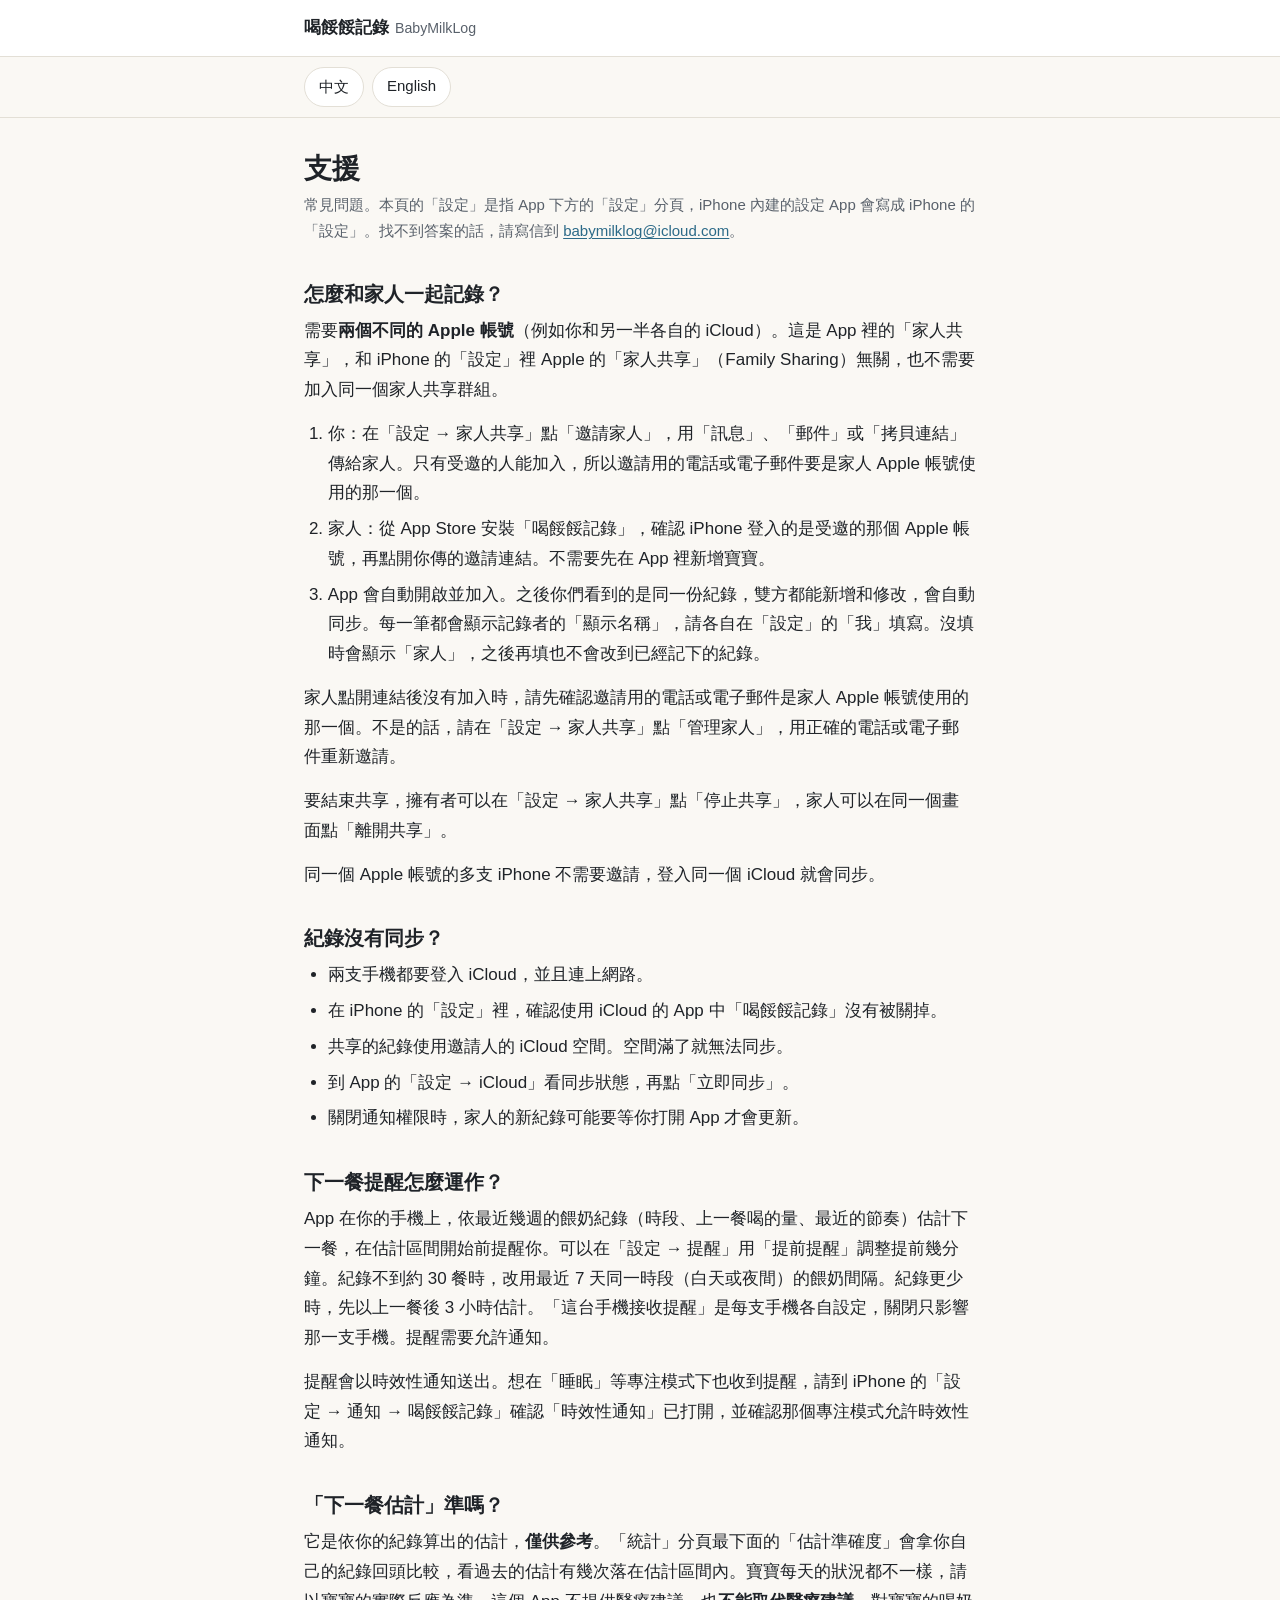
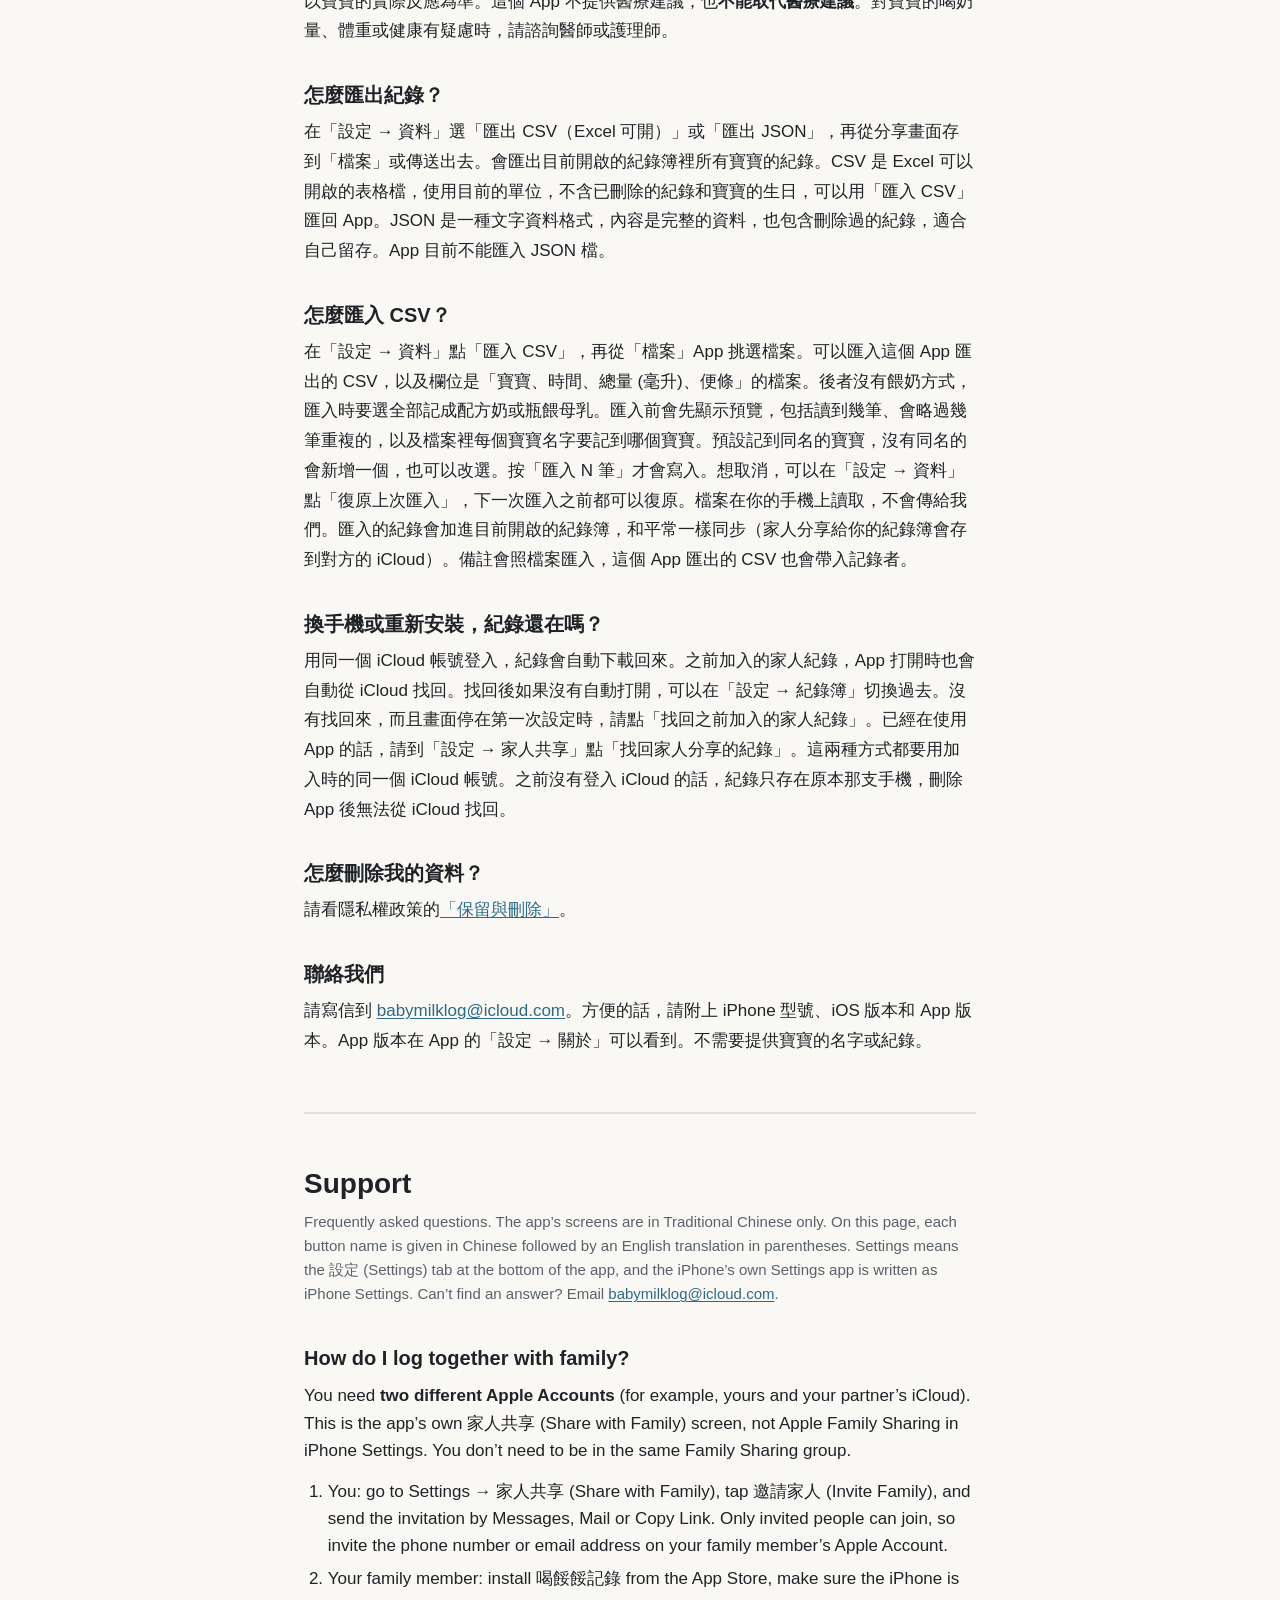
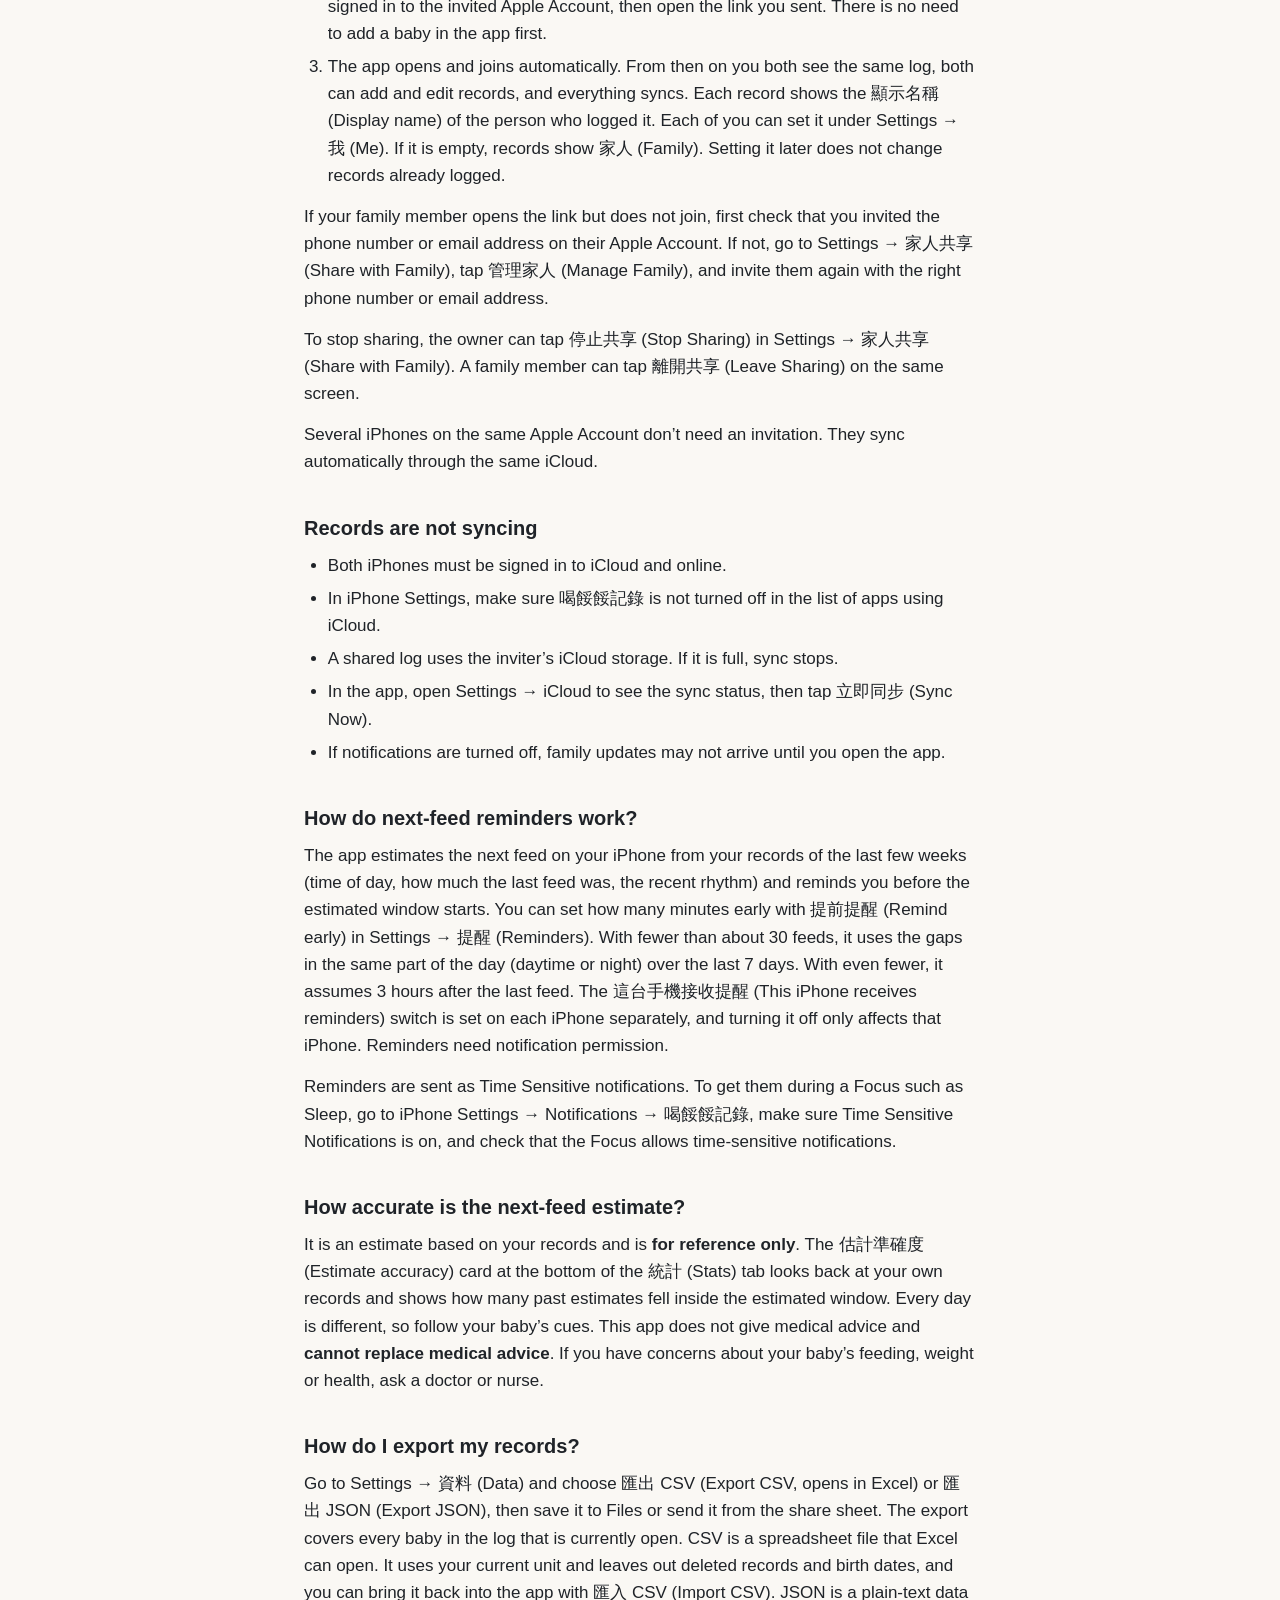
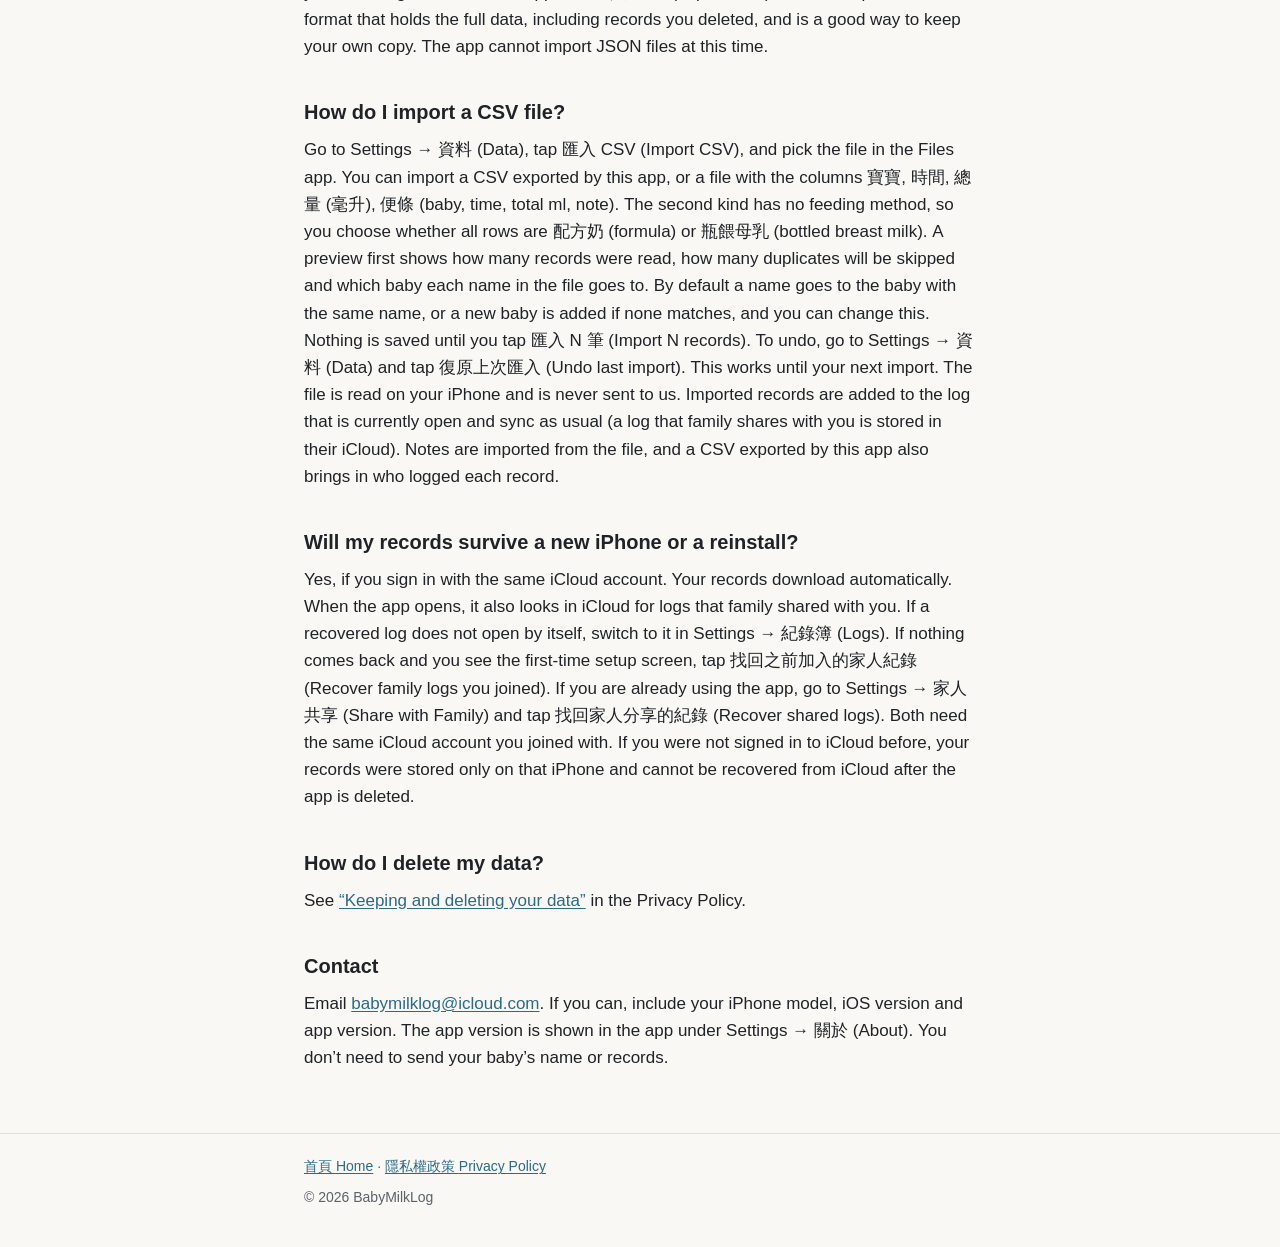
<file: support/index.html>
<!doctype html>
<html lang="zh-Hant">
<head>
  <meta charset="utf-8">
  <meta name="viewport" content="width=device-width, initial-scale=1">
  <meta http-equiv="Content-Security-Policy" content="default-src 'none'; style-src 'self'; img-src 'self' data:; base-uri 'none'; form-action 'none'">
  <meta name="referrer" content="no-referrer">
  <meta name="color-scheme" content="light dark">
  <meta name="description" content="喝餒餒記錄的使用說明與聯絡方式 / BabyMilkLog support">
  <title>支援 Support｜喝餒餒記錄 BabyMilkLog</title>
  <link rel="icon" href="data:,">
  <link rel="stylesheet" href="../style.css">
</head>
<body>
  <header class="site-header">
    <div class="wrap">
      <a class="brand" href="../">喝餒餒記錄<small lang="en">BabyMilkLog</small></a>
    </div>
  </header>

  <nav class="lang-switch" aria-label="語言 Language">
    <div class="wrap">
      <a href="#zh" lang="zh-Hant" hreflang="zh-Hant">中文</a>
      <a href="#en" lang="en" hreflang="en">English</a>
    </div>
  </nav>

  <main>
    <div class="wrap">

      <!-- ===================== 繁體中文 ===================== -->
      <section id="zh" lang="zh-Hant">
        <h1>支援</h1>
        <p class="meta">常見問題。本頁的「設定」是指 App 下方的「設定」分頁，iPhone 內建的設定 App 會寫成 iPhone 的「設定」。找不到答案的話，請寫信到 <a href="mailto:babymilklog@icloud.com">babymilklog@icloud.com</a>。</p>

        <h2 id="zh-family">怎麼和家人一起記錄？</h2>
        <p>需要<strong>兩個不同的 Apple 帳號</strong>（例如你和另一半各自的 iCloud）。這是 App 裡的「家人共享」，和 iPhone 的「設定」裡 Apple 的「家人共享」（Family Sharing）無關，也不需要加入同一個家人共享群組。</p>
        <ol>
          <li>你：在「設定 → 家人共享」點「邀請家人」，用「訊息」、「郵件」或「拷貝連結」傳給家人。只有受邀的人能加入，所以邀請用的電話或電子郵件要是家人 Apple 帳號使用的那一個。</li>
          <li>家人：從 App Store 安裝「喝餒餒記錄」，確認 iPhone 登入的是受邀的那個 Apple 帳號，再點開你傳的邀請連結。不需要先在 App 裡新增寶寶。</li>
          <li>App 會自動開啟並加入。之後你們看到的是同一份紀錄，雙方都能新增和修改，會自動同步。每一筆都會顯示記錄者的「顯示名稱」，請各自在「設定」的「我」填寫。沒填時會顯示「家人」，之後再填也不會改到已經記下的紀錄。</li>
        </ol>
        <p>家人點開連結後沒有加入時，請先確認邀請用的電話或電子郵件是家人 Apple 帳號使用的那一個。不是的話，請在「設定 → 家人共享」點「管理家人」，用正確的電話或電子郵件重新邀請。</p>
        <p>要結束共享，擁有者可以在「設定 → 家人共享」點「停止共享」，家人可以在同一個畫面點「離開共享」。</p>
        <p>同一個 Apple 帳號的多支 iPhone 不需要邀請，登入同一個 iCloud 就會同步。</p>

        <h2 id="zh-sync">紀錄沒有同步？</h2>
        <ul>
          <li>兩支手機都要登入 iCloud，並且連上網路。</li>
          <li>在 iPhone 的「設定」裡，確認使用 iCloud 的 App 中「喝餒餒記錄」沒有被關掉。</li>
          <li>共享的紀錄使用邀請人的 iCloud 空間。空間滿了就無法同步。</li>
          <li>到 App 的「設定 → iCloud」看同步狀態，再點「立即同步」。</li>
          <li>關閉通知權限時，家人的新紀錄可能要等你打開 App 才會更新。</li>
        </ul>

        <h2 id="zh-reminder">下一餐提醒怎麼運作？</h2>
        <p>App 在你的手機上，依最近幾週的餵奶紀錄（時段、上一餐喝的量、最近的節奏）估計下一餐，在估計區間開始前提醒你。可以在「設定 → 提醒」用「提前提醒」調整提前幾分鐘。紀錄不到約 30 餐時，改用最近 7 天同一時段（白天或夜間）的餵奶間隔。紀錄更少時，先以上一餐後 3 小時估計。「這台手機接收提醒」是每支手機各自設定，關閉只影響那一支手機。提醒需要允許通知。</p>
        <p>提醒會以時效性通知送出。想在「睡眠」等專注模式下也收到提醒，請到 iPhone 的「設定 → 通知 → 喝餒餒記錄」確認「時效性通知」已打開，並確認那個專注模式允許時效性通知。</p>

        <h2 id="zh-estimate">「下一餐估計」準嗎？</h2>
        <p>它是依你的紀錄算出的估計，<strong>僅供參考</strong>。「統計」分頁最下面的「估計準確度」會拿你自己的紀錄回頭比較，看過去的估計有幾次落在估計區間內。寶寶每天的狀況都不一樣，請以寶寶的實際反應為準。這個 App 不提供醫療建議，也<strong>不能取代醫療建議</strong>。對寶寶的喝奶量、體重或健康有疑慮時，請諮詢醫師或護理師。</p>

        <h2 id="zh-export">怎麼匯出紀錄？</h2>
        <p>在「設定 → 資料」選「匯出 CSV（Excel 可開）」或「匯出 JSON」，再從分享畫面存到「檔案」或傳送出去。會匯出目前開啟的紀錄簿裡所有寶寶的紀錄。CSV 是 Excel 可以開啟的表格檔，使用目前的單位，不含已刪除的紀錄和寶寶的生日，可以用「匯入 CSV」匯回 App。JSON 是一種文字資料格式，內容是完整的資料，也包含刪除過的紀錄，適合自己留存。App 目前不能匯入 JSON 檔。</p>

        <h2 id="zh-import">怎麼匯入 CSV？</h2>
        <p>在「設定 → 資料」點「匯入 CSV」，再從「檔案」App 挑選檔案。可以匯入這個 App 匯出的 CSV，以及欄位是「寶寶、時間、總量 (毫升)、便條」的檔案。後者沒有餵奶方式，匯入時要選全部記成配方奶或瓶餵母乳。匯入前會先顯示預覽，包括讀到幾筆、會略過幾筆重複的，以及檔案裡每個寶寶名字要記到哪個寶寶。預設記到同名的寶寶，沒有同名的會新增一個，也可以改選。按「匯入 N 筆」才會寫入。想取消，可以在「設定 → 資料」點「復原上次匯入」，下一次匯入之前都可以復原。檔案在你的手機上讀取，不會傳給我們。匯入的紀錄會加進目前開啟的紀錄簿，和平常一樣同步（家人分享給你的紀錄簿會存到對方的 iCloud）。備註會照檔案匯入，這個 App 匯出的 CSV 也會帶入記錄者。</p>

        <h2 id="zh-reinstall">換手機或重新安裝，紀錄還在嗎？</h2>
        <p>用同一個 iCloud 帳號登入，紀錄會自動下載回來。之前加入的家人紀錄，App 打開時也會自動從 iCloud 找回。找回後如果沒有自動打開，可以在「設定 → 紀錄簿」切換過去。沒有找回來，而且畫面停在第一次設定時，請點「找回之前加入的家人紀錄」。已經在使用 App 的話，請到「設定 → 家人共享」點「找回家人分享的紀錄」。這兩種方式都要用加入時的同一個 iCloud 帳號。之前沒有登入 iCloud 的話，紀錄只存在原本那支手機，刪除 App 後無法從 iCloud 找回。</p>

        <h2 id="zh-delete">怎麼刪除我的資料？</h2>
        <p>請看隱私權政策的<a href="../privacy/#zh-delete">「保留與刪除」</a>。</p>

        <h2 id="zh-contact">聯絡我們</h2>
        <p>請寫信到 <a href="mailto:babymilklog@icloud.com">babymilklog@icloud.com</a>。方便的話，請附上 iPhone 型號、iOS 版本和 App 版本。App 版本在 App 的「設定 → 關於」可以看到。不需要提供寶寶的名字或紀錄。</p>
      </section>

      <!-- ===================== English ===================== -->
      <section id="en" lang="en">
        <h1>Support</h1>
        <p class="meta">Frequently asked questions. The app’s screens are in Traditional Chinese only. On this page, each button name is given in Chinese followed by an English translation in parentheses. Settings means the 設定 (Settings) tab at the bottom of the app, and the iPhone’s own Settings app is written as iPhone Settings. Can’t find an answer? Email <a href="mailto:babymilklog@icloud.com">babymilklog@icloud.com</a>.</p>

        <h2 id="en-family">How do I log together with family?</h2>
        <p>You need <strong>two different Apple Accounts</strong> (for example, yours and your partner’s iCloud). This is the app’s own 家人共享 (Share with Family) screen, not Apple Family Sharing in iPhone Settings. You don’t need to be in the same Family Sharing group.</p>
        <ol>
          <li>You: go to Settings → 家人共享 (Share with Family), tap 邀請家人 (Invite Family), and send the invitation by Messages, Mail or Copy Link. Only invited people can join, so invite the phone number or email address on your family member’s Apple Account.</li>
          <li>Your family member: install 喝餒餒記錄 from the App Store, make sure the iPhone is signed in to the invited Apple Account, then open the link you sent. There is no need to add a baby in the app first.</li>
          <li>The app opens and joins automatically. From then on you both see the same log, both can add and edit records, and everything syncs. Each record shows the 顯示名稱 (Display name) of the person who logged it. Each of you can set it under Settings → 我 (Me). If it is empty, records show 家人 (Family). Setting it later does not change records already logged.</li>
        </ol>
        <p>If your family member opens the link but does not join, first check that you invited the phone number or email address on their Apple Account. If not, go to Settings → 家人共享 (Share with Family), tap 管理家人 (Manage Family), and invite them again with the right phone number or email address.</p>
        <p>To stop sharing, the owner can tap 停止共享 (Stop Sharing) in Settings → 家人共享 (Share with Family). A family member can tap 離開共享 (Leave Sharing) on the same screen.</p>
        <p>Several iPhones on the same Apple Account don’t need an invitation. They sync automatically through the same iCloud.</p>

        <h2 id="en-sync">Records are not syncing</h2>
        <ul>
          <li>Both iPhones must be signed in to iCloud and online.</li>
          <li>In iPhone Settings, make sure 喝餒餒記錄 is not turned off in the list of apps using iCloud.</li>
          <li>A shared log uses the inviter’s iCloud storage. If it is full, sync stops.</li>
          <li>In the app, open Settings → iCloud to see the sync status, then tap 立即同步 (Sync Now).</li>
          <li>If notifications are turned off, family updates may not arrive until you open the app.</li>
        </ul>

        <h2 id="en-reminder">How do next-feed reminders work?</h2>
        <p>The app estimates the next feed on your iPhone from your records of the last few weeks (time of day, how much the last feed was, the recent rhythm) and reminds you before the estimated window starts. You can set how many minutes early with 提前提醒 (Remind early) in Settings → 提醒 (Reminders). With fewer than about 30 feeds, it uses the gaps in the same part of the day (daytime or night) over the last 7 days. With even fewer, it assumes 3 hours after the last feed. The 這台手機接收提醒 (This iPhone receives reminders) switch is set on each iPhone separately, and turning it off only affects that iPhone. Reminders need notification permission.</p>
        <p>Reminders are sent as Time Sensitive notifications. To get them during a Focus such as Sleep, go to iPhone Settings → Notifications → 喝餒餒記錄, make sure Time Sensitive Notifications is on, and check that the Focus allows time-sensitive notifications.</p>

        <h2 id="en-estimate">How accurate is the next-feed estimate?</h2>
        <p>It is an estimate based on your records and is <strong>for reference only</strong>. The 估計準確度 (Estimate accuracy) card at the bottom of the 統計 (Stats) tab looks back at your own records and shows how many past estimates fell inside the estimated window. Every day is different, so follow your baby’s cues. This app does not give medical advice and <strong>cannot replace medical advice</strong>. If you have concerns about your baby’s feeding, weight or health, ask a doctor or nurse.</p>

        <h2 id="en-export">How do I export my records?</h2>
        <p>Go to Settings → 資料 (Data) and choose 匯出 CSV (Export CSV, opens in Excel) or 匯出 JSON (Export JSON), then save it to Files or send it from the share sheet. The export covers every baby in the log that is currently open. CSV is a spreadsheet file that Excel can open. It uses your current unit and leaves out deleted records and birth dates, and you can bring it back into the app with 匯入 CSV (Import CSV). JSON is a plain-text data format that holds the full data, including records you deleted, and is a good way to keep your own copy. The app cannot import JSON files at this time.</p>

        <h2 id="en-import">How do I import a CSV file?</h2>
        <p>Go to Settings → 資料 (Data), tap 匯入 CSV (Import CSV), and pick the file in the Files app. You can import a CSV exported by this app, or a file with the columns 寶寶, 時間, 總量 (毫升), 便條 (baby, time, total ml, note). The second kind has no feeding method, so you choose whether all rows are 配方奶 (formula) or 瓶餵母乳 (bottled breast milk). A preview first shows how many records were read, how many duplicates will be skipped and which baby each name in the file goes to. By default a name goes to the baby with the same name, or a new baby is added if none matches, and you can change this. Nothing is saved until you tap 匯入 N 筆 (Import N records). To undo, go to Settings → 資料 (Data) and tap 復原上次匯入 (Undo last import). This works until your next import. The file is read on your iPhone and is never sent to us. Imported records are added to the log that is currently open and sync as usual (a log that family shares with you is stored in their iCloud). Notes are imported from the file, and a CSV exported by this app also brings in who logged each record.</p>

        <h2 id="en-reinstall">Will my records survive a new iPhone or a reinstall?</h2>
        <p>Yes, if you sign in with the same iCloud account. Your records download automatically. When the app opens, it also looks in iCloud for logs that family shared with you. If a recovered log does not open by itself, switch to it in Settings → 紀錄簿 (Logs). If nothing comes back and you see the first-time setup screen, tap 找回之前加入的家人紀錄 (Recover family logs you joined). If you are already using the app, go to Settings → 家人共享 (Share with Family) and tap 找回家人分享的紀錄 (Recover shared logs). Both need the same iCloud account you joined with. If you were not signed in to iCloud before, your records were stored only on that iPhone and cannot be recovered from iCloud after the app is deleted.</p>

        <h2 id="en-delete">How do I delete my data?</h2>
        <p>See <a href="../privacy/#en-delete">“Keeping and deleting your data”</a> in the Privacy Policy.</p>

        <h2 id="en-contact">Contact</h2>
        <p>Email <a href="mailto:babymilklog@icloud.com">babymilklog@icloud.com</a>. If you can, include your iPhone model, iOS version and app version. The app version is shown in the app under Settings → 關於 (About). You don’t need to send your baby’s name or records.</p>
      </section>

    </div>
  </main>

  <footer class="site-footer">
    <div class="wrap">
      <p><a href="../">首頁 <span lang="en">Home</span></a> · <a href="../privacy/">隱私權政策 <span lang="en">Privacy Policy</span></a></p>
      <p>© 2026 BabyMilkLog</p>
    </div>
  </footer>
</body>
</html>
</file>
<file: style.css>
/* 喝餒餒記錄 — shared styles. Self-contained: no web fonts, no images, no external requests. */

:root {
  color-scheme: light dark;
  --bg: #faf8f4;
  --surface: #ffffff;
  --text: #1f2328;
  --muted: #59616b;
  --border: #e3dfd6;
  --accent: #2c6a88;
  --accent-text: #ffffff;
  --accent-soft: #e7f0f4;
  --note-bg: #fff6e5;
  --note-border: #f0d9a8;
  --radius: 14px;
  --gutter: 16px;
  --measure: 44rem;
  --font: -apple-system, BlinkMacSystemFont, "PingFang TC", "Heiti TC", "Noto Sans TC",
    "Microsoft JhengHei", "Segoe UI", Roboto, "Helvetica Neue", Arial, sans-serif;
}

@media (prefers-color-scheme: dark) {
  :root {
    --bg: #141619;
    --surface: #1c1f23;
    --text: #e9e7e3;
    --muted: #a5abb3;
    --border: #2f3338;
    --accent: #82c3df;
    --accent-text: #0e1a20;
    --accent-soft: #1d2c34;
    --note-bg: #2a2418;
    --note-border: #4a3d22;
  }
}

*,
*::before,
*::after {
  box-sizing: border-box;
}

html {
  -webkit-text-size-adjust: 100%;
  text-size-adjust: 100%;
}

@media (prefers-reduced-motion: no-preference) {
  html {
    scroll-behavior: smooth;
  }
}

body {
  margin: 0;
  background: var(--bg);
  color: var(--text);
  font-family: var(--font);
  font-size: 1.0625rem;
  line-height: 1.75;
  overflow-wrap: anywhere;
}

:lang(en) {
  line-height: 1.6;
}

.wrap {
  max-width: var(--measure);
  margin: 0 auto;
  padding: 0 var(--gutter);
}

/* Header */

.site-header {
  border-bottom: 1px solid var(--border);
  background: var(--surface);
}

.site-header .wrap {
  display: flex;
  align-items: center;
  justify-content: space-between;
  gap: 12px;
  min-height: 56px;
}

.brand {
  font-weight: 700;
  color: var(--text);
  text-decoration: none;
}

.brand small {
  font-weight: 400;
  color: var(--muted);
  margin-left: 6px;
}

/* In-page language switch (plain anchors, no script) */

.lang-switch {
  position: sticky;
  top: 0;
  z-index: 10;
  background: var(--bg);
  border-bottom: 1px solid var(--border);
}

.lang-switch .wrap {
  display: flex;
  gap: 8px;
  padding-top: 10px;
  padding-bottom: 10px;
}

.lang-switch a {
  display: inline-block;
  padding: 6px 14px;
  border: 1px solid var(--border);
  border-radius: 999px;
  background: var(--surface);
  color: var(--text);
  font-size: 0.9375rem;
  text-decoration: none;
}

.lang-switch a:hover,
.lang-switch a:focus-visible {
  border-color: var(--accent);
  color: var(--accent);
}

/* Content */

main {
  padding: 24px 0 48px;
}

section[lang] + section[lang] {
  margin-top: 56px;
  padding-top: 40px;
  border-top: 2px solid var(--border);
}

h1,
h2,
h3 {
  line-height: 1.35;
  scroll-margin-top: 72px;
}

h1 {
  font-size: 1.75rem;
  margin: 8px 0 4px;
}

h2 {
  font-size: 1.25rem;
  margin: 36px 0 8px;
}

h3 {
  font-size: 1.0625rem;
  margin: 28px 0 6px;
}

section[id] {
  scroll-margin-top: 64px;
}

p,
ul,
ol {
  margin: 0 0 14px;
}

ul,
ol {
  padding-left: 1.4em;
}

li + li {
  margin-top: 6px;
}

a {
  color: var(--accent);
  text-underline-offset: 2px;
}

strong {
  font-weight: 650;
}

.meta {
  color: var(--muted);
  font-size: 0.9375rem;
  margin-bottom: 20px;
}

.summary {
  background: var(--accent-soft);
  border-radius: var(--radius);
  padding: 16px 18px 4px;
  margin: 20px 0 8px;
}

.summary h2 {
  margin-top: 0;
  font-size: 1.0625rem;
}

.note {
  background: var(--note-bg);
  border: 1px solid var(--note-border);
  border-radius: var(--radius);
  padding: 14px 16px 2px;
  margin: 16px 0;
}

.muted {
  color: var(--muted);
}

/* Home page */

.hero {
  padding: 40px 0 8px;
}

.hero h1 {
  font-size: 2rem;
  margin-bottom: 0;
}

.hero .subtitle {
  color: var(--muted);
  margin: 0 0 20px;
}

.links {
  display: grid;
  gap: 12px;
  margin: 28px 0;
  padding: 0;
  list-style: none;
}

.links li + li {
  margin-top: 0;
}

.links a {
  display: block;
  padding: 16px 18px;
  border: 1px solid var(--border);
  border-radius: var(--radius);
  background: var(--surface);
  color: var(--text);
  text-decoration: none;
  font-weight: 600;
}

.links a span {
  display: block;
  font-weight: 400;
  font-size: 0.9375rem;
  color: var(--muted);
}

.links a:hover,
.links a:focus-visible {
  border-color: var(--accent);
}

@media (min-width: 560px) {
  .links {
    grid-template-columns: 1fr 1fr;
  }
}

/* Footer */

.site-footer {
  border-top: 1px solid var(--border);
  color: var(--muted);
  font-size: 0.875rem;
  padding: 20px 0 32px;
}

.site-footer p {
  margin: 0 0 6px;
}

:focus-visible {
  outline: 2px solid var(--accent);
  outline-offset: 2px;
}
</file>
